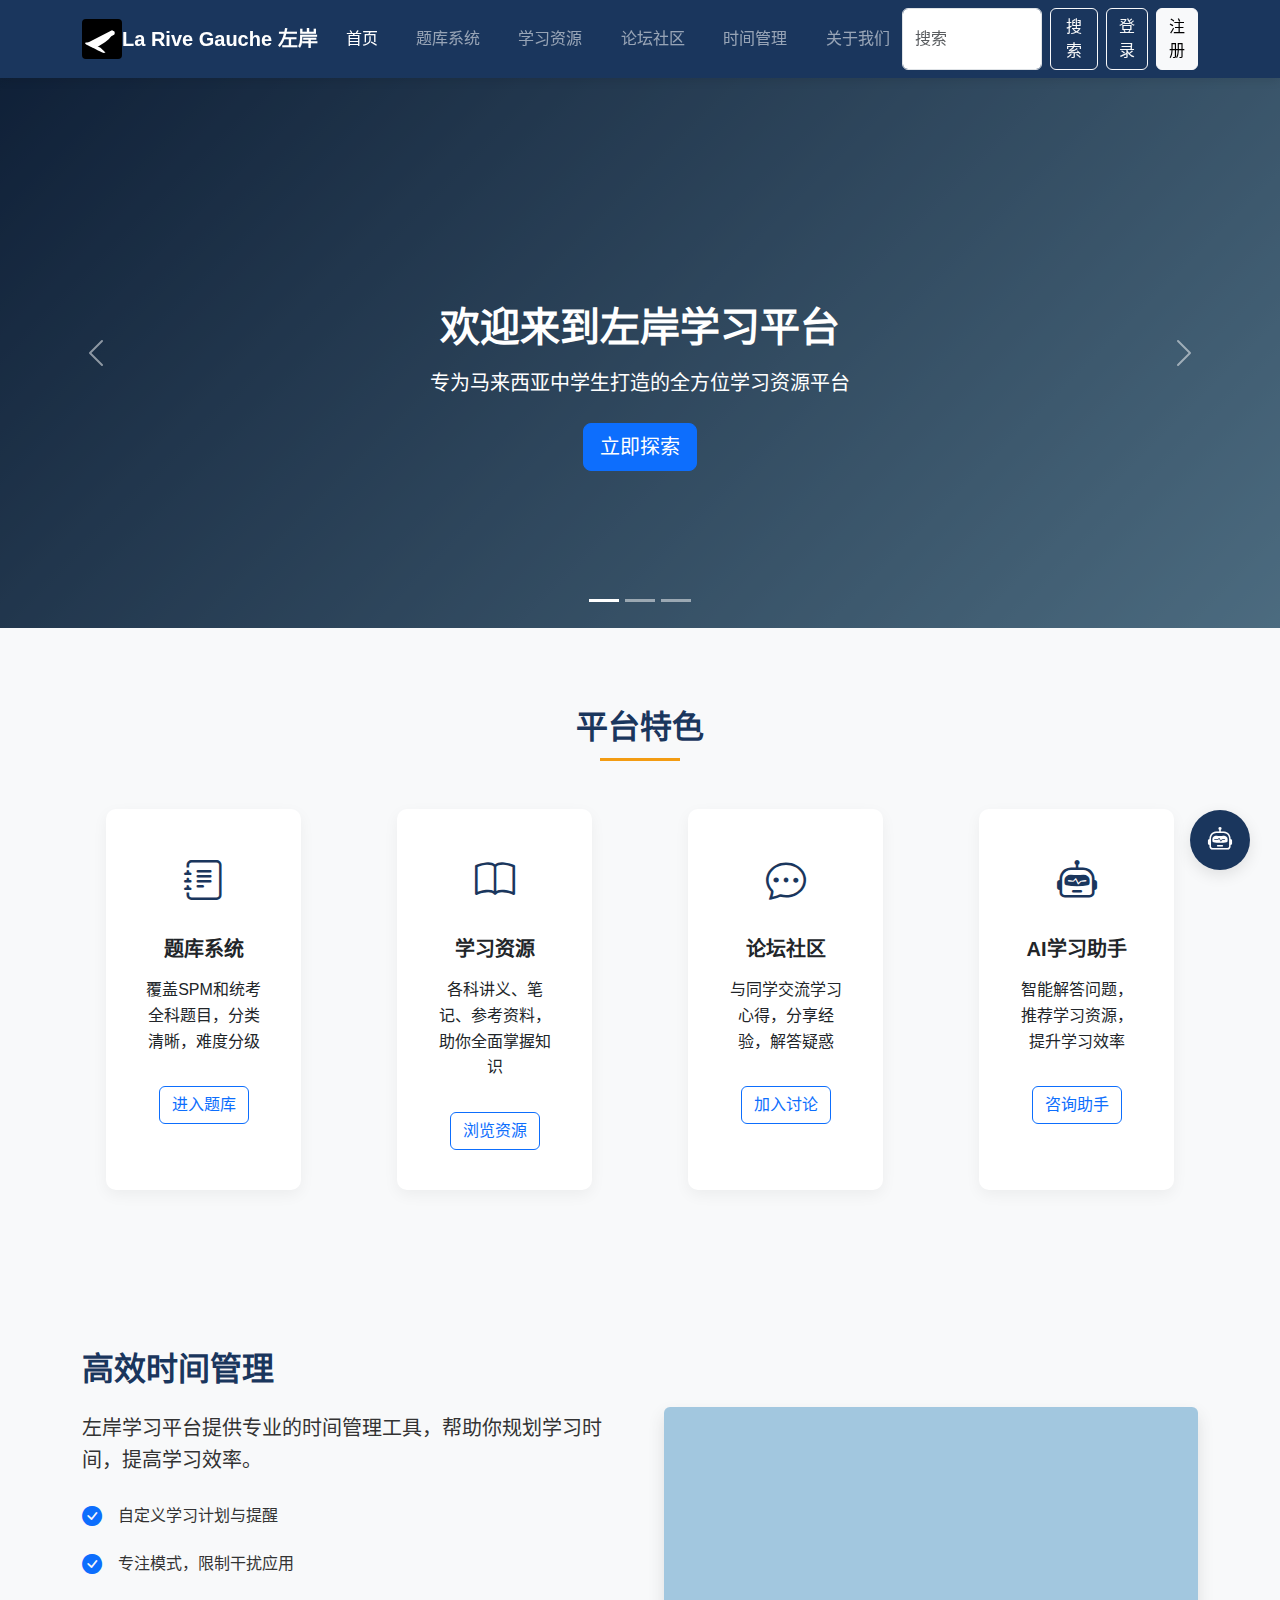
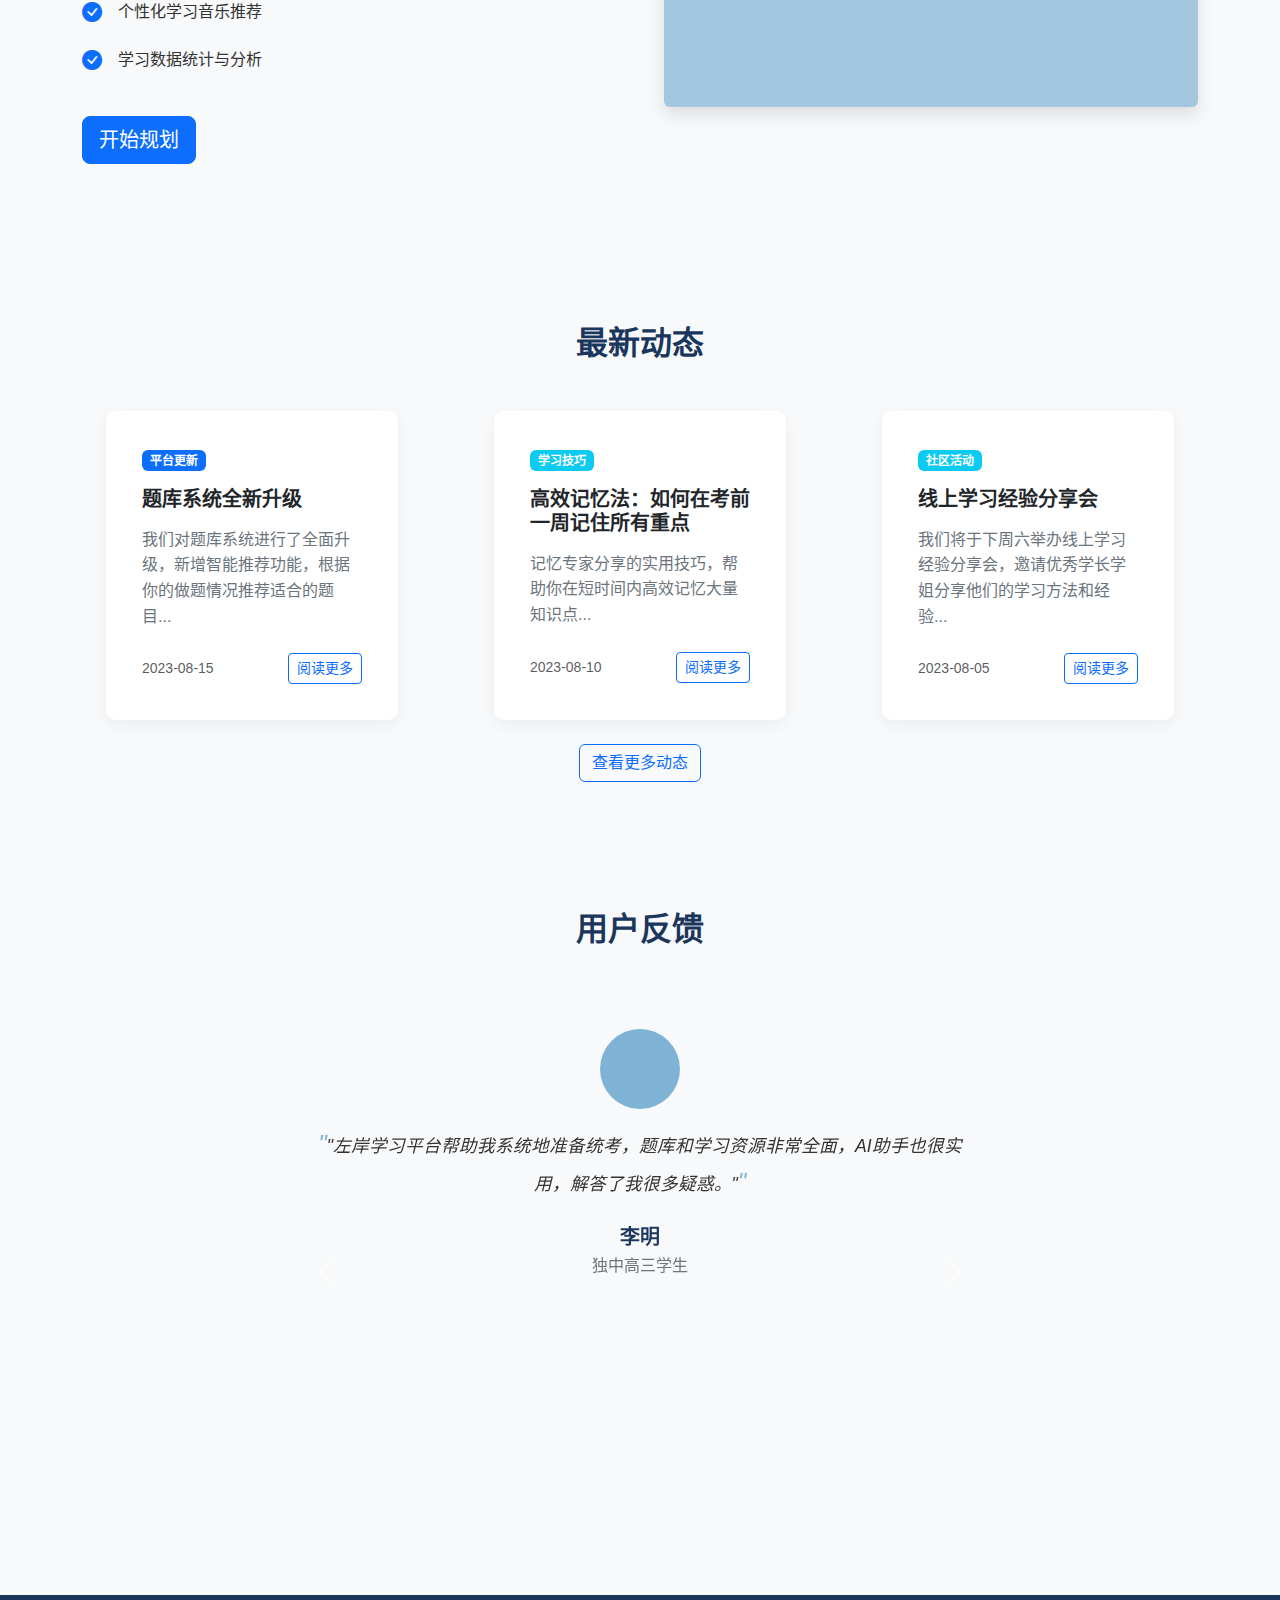
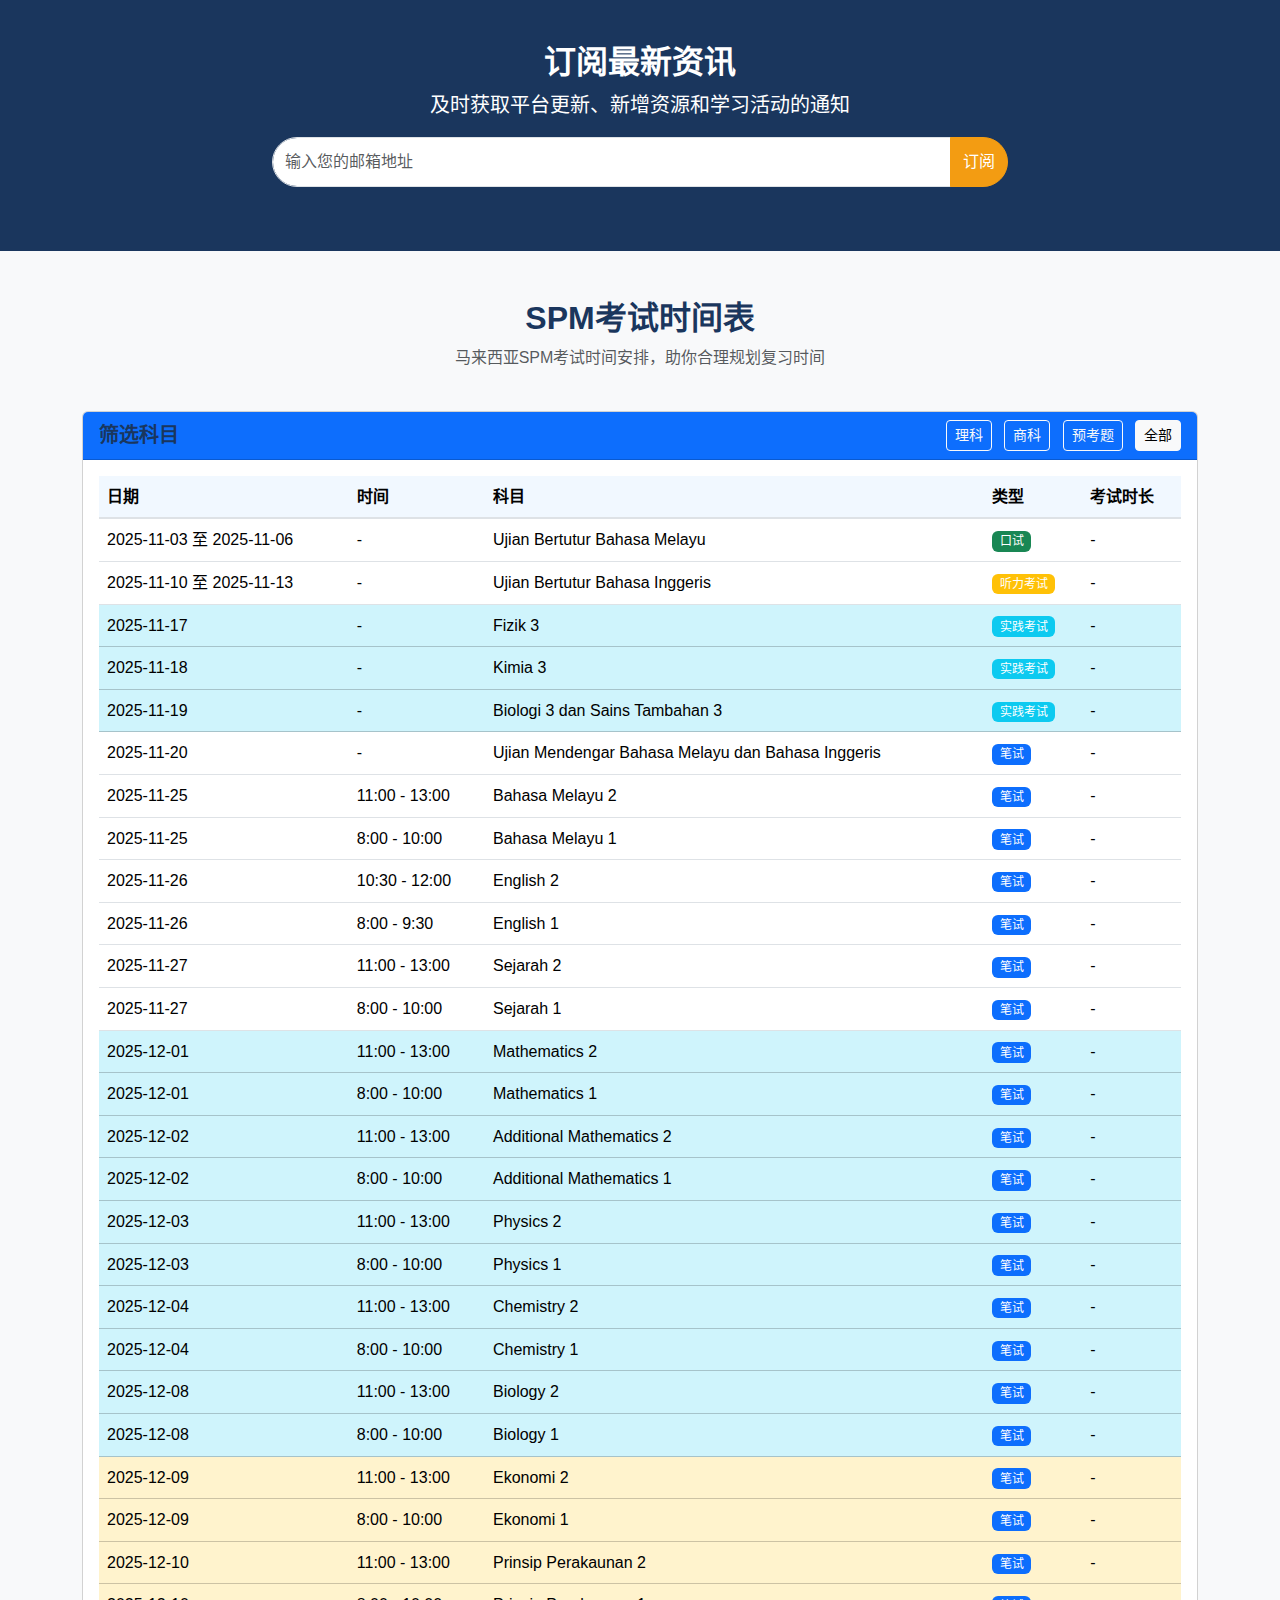
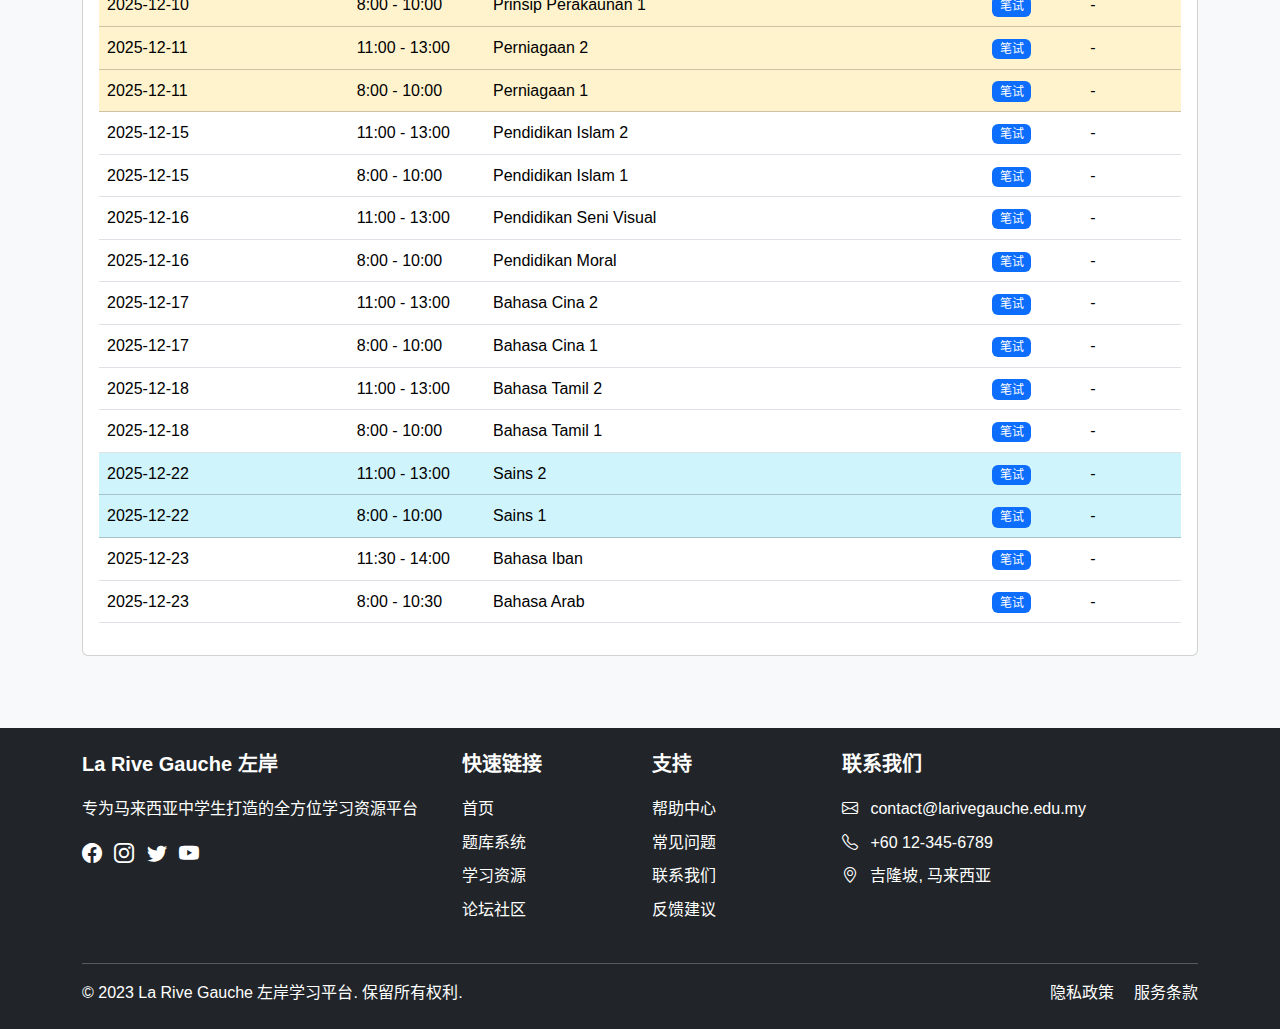
<file: index.html>
<!DOCTYPE html>
<html lang="zh-CN">
<head>
    <meta charset="UTF-8">
    <meta name="viewport" content="width=device-width, initial-scale=1.0">
    <title>La Rive Gauche 左岸学习平台</title>
    <link rel="stylesheet" href="https://cdn.jsdelivr.net/npm/bootstrap@5.3.0/dist/css/bootstrap.min.css">
    <link rel="stylesheet" href="https://cdn.jsdelivr.net/npm/bootstrap-icons@1.10.0/font/bootstrap-icons.css">
    <link rel="stylesheet" href="css/style.css">
    <link rel="stylesheet" href="css/exam-schedule.css">
</head>
<body>
    <!-- 导航栏 -->
    <nav class="navbar navbar-expand-lg navbar-dark bg-primary sticky-top">
        <div class="container">
            <a class="navbar-brand" href="index.html">
                <img src="images/rowing-icon.svg" alt="La Rive Gauche Logo" width="40" height="40" class="d-inline-block align-text-center">
                La Rive Gauche 左岸
            </a>
            <button class="navbar-toggler" type="button" data-bs-toggle="collapse" data-bs-target="#navbarNav" aria-controls="navbarNav" aria-expanded="false" aria-label="Toggle navigation">
                <span class="navbar-toggler-icon"></span>
            </button>
            <div class="collapse navbar-collapse" id="navbarNav">
                <ul class="navbar-nav me-auto mb-2 mb-lg-0">
                    <li class="nav-item">
                        <a class="nav-link active" aria-current="page" href="index.html">首页</a>
                    </li>
                    <li class="nav-item">
                        <a class="nav-link" href="quiz.html">题库系统</a>
                    </li>
                    <li class="nav-item">
                        <a class="nav-link" href="resources.html">学习资源</a>
                    </li>
                    <li class="nav-item">
                        <a class="nav-link" href="forum.html">论坛社区</a>
                    </li>
                    <li class="nav-item">
                        <a class="nav-link" href="timer.html">时间管理</a>
                    </li>
                    <li class="nav-item">
                        <a class="nav-link" href="#">关于我们</a>
                    </li>
                </ul>
                <form class="d-flex me-2">
                    <input class="form-control me-2" type="search" placeholder="搜索" aria-label="Search">
                    <button class="btn btn-outline-light" type="submit">搜索</button>
                </form>
                <div class="d-flex">
                    <button class="btn btn-outline-light me-2" type="button" data-bs-toggle="modal" data-bs-target="#loginModal">登录</button>
                    <button class="btn btn-light" type="button" data-bs-toggle="modal" data-bs-target="#registerModal">注册</button>
                </div>
            </div>
        </div>
    </nav>

    <!-- 轮播图 -->
    <div id="mainCarousel" class="carousel slide" data-bs-ride="carousel">
        <div class="carousel-indicators">
            <button type="button" data-bs-target="#mainCarousel" data-bs-slide-to="0" class="active" aria-current="true" aria-label="Slide 1"></button>
            <button type="button" data-bs-target="#mainCarousel" data-bs-slide-to="1" aria-label="Slide 2"></button>
            <button type="button" data-bs-target="#mainCarousel" data-bs-slide-to="2" aria-label="Slide 3"></button>
        </div>
        <div class="carousel-inner">
            <div class="carousel-item active">
                <div class="carousel-overlay"></div>
                <div class="carousel-placeholder bg-primary-gradient"></div>
                <div class="carousel-caption d-none d-md-block">
                    <h2>欢迎来到左岸学习平台</h2>
                    <p>专为马来西亚中学生打造的全方位学习资源平台</p>
                    <button class="btn btn-primary btn-lg">立即探索</button>
                </div>
            </div>
            <div class="carousel-item">
                <div class="carousel-overlay"></div>
                <div class="carousel-placeholder bg-secondary-gradient"></div>
                <div class="carousel-caption d-none d-md-block">
                    <h2>SPM与统考题库</h2>
                    <p>海量题目，智能分析，助你高效备考</p>
                    <a href="quiz.html" class="btn btn-primary btn-lg">进入题库</a>
                </div>
            </div>
            <div class="carousel-item">
                <div class="carousel-overlay"></div>
                <div class="carousel-placeholder bg-tertiary-gradient"></div>
                <div class="carousel-caption d-none d-md-block">
                    <h2>AI学习助手</h2>
                    <p>智能解答问题，推荐学习资源，提升学习效率</p>
                    <button class="btn btn-primary btn-lg">体验AI助手</button>
                </div>
            </div>
        </div>
        <button class="carousel-control-prev" type="button" data-bs-target="#mainCarousel" data-bs-slide="prev">
            <span class="carousel-control-prev-icon" aria-hidden="true"></span>
            <span class="visually-hidden">Previous</span>
        </button>
        <button class="carousel-control-next" type="button" data-bs-target="#mainCarousel" data-bs-slide="next">
            <span class="carousel-control-next-icon" aria-hidden="true"></span>
            <span class="visually-hidden">Next</span>
        </button>
    </div>

    <!-- 功能区块 -->
    <section class="features">
        <div class="container">
            <h2 class="text-center mb-5">平台特色</h2>
            <div class="row g-5">
                <div class="col-md-6 col-lg-3">
                    <div class="card h-100 feature-card">
                        <div class="card-body text-center">
                            <div class="feature-icon mb-4">
                                <i class="bi bi-journal-text"></i>
                            </div>
                            <h5 class="card-title mb-3">题库系统</h5>
                            <p class="card-text">覆盖SPM和统考全科题目，分类清晰，难度分级</p>
                            <a href="quiz.html" class="btn btn-outline-primary mt-3">进入题库</a>
                        </div>
                    </div>
                </div>
                <div class="col-md-6 col-lg-3">
                    <div class="card h-100 feature-card">
                        <div class="card-body text-center">
                            <div class="feature-icon mb-4">
                                <i class="bi bi-book"></i>
                            </div>
                            <h5 class="card-title mb-3">学习资源</h5>
                            <p class="card-text">各科讲义、笔记、参考资料，助你全面掌握知识</p>
                            <a href="#" class="btn btn-outline-primary mt-3">浏览资源</a>
                        </div>
                    </div>
                </div>
                <div class="col-md-6 col-lg-3">
                    <div class="card h-100 feature-card">
                        <div class="card-body text-center">
                            <div class="feature-icon mb-4">
                                <i class="bi bi-chat-dots"></i>
                            </div>
                            <h5 class="card-title mb-3">论坛社区</h5>
                            <p class="card-text">与同学交流学习心得，分享经验，解答疑惑</p>
                            <a href="#" class="btn btn-outline-primary mt-3">加入讨论</a>
                        </div>
                    </div>
                </div>
                <div class="col-md-6 col-lg-3">
                    <div class="card h-100 feature-card">
                        <div class="card-body text-center">
                            <div class="feature-icon mb-4">
                                <i class="bi bi-robot"></i>
                            </div>
                            <h5 class="card-title mb-3">AI学习助手</h5>
                            <p class="card-text">智能解答问题，推荐学习资源，提升学习效率</p>
                            <a href="#" class="btn btn-outline-primary mt-3">咨询助手</a>
                        </div>
                    </div>
                </div>
            </div>
        </div>
    </section>

    <!-- 时间管理介绍 -->
    <section class="time-management bg-light">
        <div class="container">
            <div class="row align-items-center g-5">
                <div class="col-lg-6">
                    <h2 class="mb-4">高效时间管理</h2>
                    <p class="lead mb-4">左岸学习平台提供专业的时间管理工具，帮助你规划学习时间，提高学习效率。</p>
                    <ul class="feature-list">
                        <li class="mb-3"><i class="bi bi-check-circle-fill text-primary me-3"></i> 自定义学习计划与提醒</li>
                        <li class="mb-3"><i class="bi bi-check-circle-fill text-primary me-3"></i> 专注模式，限制干扰应用</li>
                        <li class="mb-3"><i class="bi bi-check-circle-fill text-primary me-3"></i> 个性化学习音乐推荐</li>
                        <li class="mb-3"><i class="bi bi-check-circle-fill text-primary me-3"></i> 学习数据统计与分析</li>
                    </ul>
                    <a href="#" class="btn btn-primary btn-lg mt-4">开始规划</a>
                </div>
                <div class="col-lg-6">
                    <div class="time-management-placeholder bg-secondary-light rounded shadow"></div>
                </div>
            </div>
        </div>
    </section>

    <!-- 最新动态 -->
    <section class="latest-news">
        <div class="container">
            <h2 class="text-center mb-5">最新动态</h2>
            <div class="row g-5">
                <div class="col-md-6 col-lg-4">
                    <div class="card news-card h-100">
                        <div class="card-body">
                            <span class="badge bg-primary mb-3">平台更新</span>
                            <h5 class="card-title mb-3">题库系统全新升级</h5>
                            <p class="card-text mb-4">我们对题库系统进行了全面升级，新增智能推荐功能，根据你的做题情况推荐适合的题目...</p>
                            <div class="d-flex justify-content-between align-items-center">
                                <small class="text-muted">2023-08-15</small>
                                <a href="#" class="btn btn-sm btn-outline-primary">阅读更多</a>
                            </div>
                        </div>
                    </div>
                </div>
                <div class="col-md-6 col-lg-4">
                    <div class="card news-card h-100">
                        <div class="card-body">
                            <span class="badge bg-info mb-3">学习技巧</span>
                            <h5 class="card-title mb-3">高效记忆法：如何在考前一周记住所有重点</h5>
                            <p class="card-text mb-4">记忆专家分享的实用技巧，帮助你在短时间内高效记忆大量知识点...</p>
                            <div class="d-flex justify-content-between align-items-center">
                                <small class="text-muted">2023-08-10</small>
                                <a href="#" class="btn btn-sm btn-outline-primary">阅读更多</a>
                            </div>
                        </div>
                    </div>
                </div>
                <div class="col-md-6 col-lg-4">
                    <div class="card news-card h-100">
                        <div class="card-body">
                            <span class="badge bg-info mb-3">社区活动</span>
                            <h5 class="card-title mb-3">线上学习经验分享会</h5>
                            <p class="card-text mb-4">我们将于下周六举办线上学习经验分享会，邀请优秀学长学姐分享他们的学习方法和经验...</p>
                            <div class="d-flex justify-content-between align-items-center">
                                <small class="text-muted">2023-08-05</small>
                                <a href="#" class="btn btn-sm btn-outline-primary">阅读更多</a>
                            </div>
                        </div>
                    </div>
                </div>
            </div>
            <div class="text-center mt-4">
                <a href="#" class="btn btn-outline-primary">查看更多动态</a>
            </div>
        </div>
    </section>

    <!-- 用户反馈 -->
    <section class="testimonials py-5 bg-light">
        <div class="container">
            <h2 class="text-center mb-5">用户反馈</h2>
            <div class="row">
                <div class="col-md-8 mx-auto">
                    <div id="testimonialCarousel" class="carousel slide" data-bs-ride="carousel">
                        <div class="carousel-inner">
                            <div class="carousel-item active">
                                <div class="testimonial-item text-center">
                                    <div class="testimonial-avatar mb-3">
                                        <div class="avatar-placeholder"></div>
                                    </div>
                                    <p class="testimonial-text">"左岸学习平台帮助我系统地准备统考，题库和学习资源非常全面，AI助手也很实用，解答了我很多疑惑。"</p>
                                    <h5 class="testimonial-name">李明</h5>
                                    <p class="testimonial-info">独中高三学生</p>
                                </div>
                            </div>
                            <div class="carousel-item">
                                <div class="testimonial-item text-center">
                                    <div class="testimonial-avatar mb-3">
                                        <div class="avatar-placeholder"></div>
                                    </div>
                                    <p class="testimonial-text">"时间管理功能真的很棒，帮助我养成了良好的学习习惯，专注模式让我的学习效率提高了不少。"</p>
                                    <h5 class="testimonial-name">陈华</h5>
                                    <p class="testimonial-info">国中Form 5学生</p>
                                </div>
                            </div>
                            <div class="carousel-item">
                                <div class="testimonial-item text-center">
                                    <div class="testimonial-avatar mb-3">
                                        <div class="avatar-placeholder"></div>
                                    </div>
                                    <p class="testimonial-text">"论坛社区让我认识了很多志同道合的朋友，我们一起讨论学习问题，互相鼓励，学习动力更足了。"</p>
                                    <h5 class="testimonial-name">王丽</h5>
                                    <p class="testimonial-info">独中高二学生</p>
                                </div>
                            </div>
                        </div>
                        <button class="carousel-control-prev" type="button" data-bs-target="#testimonialCarousel" data-bs-slide="prev">
                            <span class="carousel-control-prev-icon" aria-hidden="true"></span>
                            <span class="visually-hidden">Previous</span>
                        </button>
                        <button class="carousel-control-next" type="button" data-bs-target="#testimonialCarousel" data-bs-slide="next">
                            <span class="carousel-control-next-icon" aria-hidden="true"></span>
                            <span class="visually-hidden">Next</span>
                        </button>
                    </div>
                </div>
            </div>
        </div>
    </section>

    <!-- 订阅通知 -->
    <section class="subscribe py-5">
        <div class="container">
            <div class="row justify-content-center">
                <div class="col-md-8 text-center">
                    <h2>订阅最新资讯</h2>
                    <p class="lead">及时获取平台更新、新增资源和学习活动的通知</p>
                    <form class="subscribe-form">
                        <div class="input-group mb-3">
                            <input type="email" class="form-control" placeholder="输入您的邮箱地址" aria-label="Email address">
                            <button class="btn btn-primary" type="submit">订阅</button>
                        </div>
                    </form>
                </div>
            </div>
        </div>
    </section>

    <!-- AI助手悬浮按钮 -->
    <div class="ai-assistant-button" id="aiAssistantButton">
        <i class="bi bi-robot"></i>
    </div>

    <!-- AI助手对话框 -->
    <div class="ai-assistant-dialog" id="aiAssistantDialog">
        <div class="ai-assistant-header">
            <h5>学习小精灵</h5>
            <button type="button" class="btn-close" id="closeAiAssistant"></button>
        </div>
        <div class="ai-assistant-body" id="aiAssistantBody">
            <div class="ai-message">
                <div class="ai-avatar"></div>
                <div class="message-content">
                    你好！我是你的学习小精灵，有什么问题需要帮助吗？
                </div>
            </div>
        </div>
        <div class="ai-assistant-footer">
            <div class="input-group">
                <input type="text" class="form-control" placeholder="输入你的问题..." id="aiAssistantInput">
                <button class="btn btn-primary" type="button" id="sendToAiAssistant">
                    <i class="bi bi-send"></i>
                </button>
            </div>
        </div>
    </div>

    <!-- 登录模态框 -->
    <div class="modal fade" id="loginModal" tabindex="-1" aria-labelledby="loginModalLabel" aria-hidden="true">
        <div class="modal-dialog">
            <div class="modal-content">
                <div class="modal-header">
                    <h5 class="modal-title" id="loginModalLabel">用户登录</h5>
                    <button type="button" class="btn-close" data-bs-dismiss="modal" aria-label="Close"></button>
                </div>
                <div class="modal-body">
                    <form>
                        <div class="mb-3">
                            <label for="loginEmail" class="form-label">邮箱地址</label>
                            <input type="email" class="form-control" id="loginEmail" required>
                        </div>
                        <div class="mb-3">
                            <label for="loginPassword" class="form-label">密码</label>
                            <input type="password" class="form-control" id="loginPassword" required>
                        </div>
                        <div class="mb-3 form-check">
                            <input type="checkbox" class="form-check-input" id="rememberMe">
                            <label class="form-check-label" for="rememberMe">记住我</label>
                        </div>
                        <div class="d-grid">
                            <button type="submit" class="btn btn-primary">登录</button>
                        </div>
                    </form>
                    <div class="text-center mt-3">
                        <a href="#" class="text-decoration-none">忘记密码？</a>
                    </div>
                </div>
            </div>
        </div>
    </div>

    <!-- 注册模态框 -->
    <div class="modal fade" id="registerModal" tabindex="-1" aria-labelledby="registerModalLabel" aria-hidden="true">
        <div class="modal-dialog">
            <div class="modal-content">
                <div class="modal-header">
                    <h5 class="modal-title" id="registerModalLabel">用户注册</h5>
                    <button type="button" class="btn-close" data-bs-dismiss="modal" aria-label="Close"></button>
                </div>
                <div class="modal-body">
                    <form>
                        <div class="mb-3">
                            <label for="registerUsername" class="form-label">用户名</label>
                            <input type="text" class="form-control" id="registerUsername" required>
                        </div>
                        <div class="mb-3">
                            <label for="registerEmail" class="form-label">邮箱地址</label>
                            <input type="email" class="form-control" id="registerEmail" required>
                        </div>
                        <div class="mb-3">
                            <label for="registerPassword" class="form-label">密码</label>
                            <input type="password" class="form-control" id="registerPassword" required>
                        </div>
                        <div class="mb-3">
                            <label for="confirmPassword" class="form-label">确认密码</label>
                            <input type="password" class="form-control" id="confirmPassword" required>
                        </div>
                        <div class="mb-3 form-check">
                            <input type="checkbox" class="form-check-input" id="agreeTerms" required>
                            <label class="form-check-label" for="agreeTerms">我同意<a href="#">服务条款</a>和<a href="#">隐私政策</a></label>
                        </div>
                        <div class="d-grid">
                            <button type="submit" class="btn btn-primary">注册</button>
                        </div>
                    </form>
                </div>
            </div>
        </div>
    </div>

    <!-- SPM考试时间表 -->
    <section class="py-5 bg-light" id="spm-exam-schedule">
        <div class="container">
            <div class="row">
                <div class="col-12 text-center mb-4">
                    <h2 class="section-title">SPM考试时间表</h2>
                    <p class="text-muted">马来西亚SPM考试时间安排，助你合理规划复习时间</p>
                </div>
            </div>
            <div class="row">
                <div class="col-12 mb-4">
                    <div class="card">
                        <div class="card-header bg-primary text-white">
                            <div class="d-flex justify-content-between align-items-center">
                                <h5 class="mb-0">筛选科目</h5>
                                <div>
                                    <button class="btn btn-sm btn-outline-light me-2" id="filterScience">理科</button>
                                    <button class="btn btn-sm btn-outline-light me-2" id="filterCommerce">商科</button>
                                    <button class="btn btn-sm btn-outline-light me-2" id="filterMockExam">预考题</button>
                                    <button class="btn btn-sm btn-light" id="filterAll">全部</button>
                                </div>
                            </div>
                        </div>
                        <div class="card-body">
                            <div class="table-responsive">
                                <table class="table table-hover" id="examScheduleTable">
                                    <thead>
                                        <tr>
                                            <th>日期</th>
                                            <th>时间</th>
                                            <th>科目</th>
                                            <th>类型</th>
                                            <th>考试时长</th>
                                        </tr>
                                    </thead>
                                    <tbody>
                                        <!-- 考试时间表将通过JavaScript动态加载 -->
                                    </tbody>
                                </table>
                            </div>
                        </div>
                    </div>
                </div>
            </div>
        </div>
    </section>

    <!-- 页脚 -->
    <footer class="footer py-4 bg-dark text-white">
        <div class="container">
            <div class="row">
                <div class="col-lg-4 mb-4 mb-lg-0">
                    <h5>La Rive Gauche 左岸</h5>
                    <p>专为马来西亚中学生打造的全方位学习资源平台</p>
                    <div class="social-links">
                        <a href="#" class="text-white me-2"><i class="bi bi-facebook"></i></a>
                        <a href="#" class="text-white me-2"><i class="bi bi-instagram"></i></a>
                        <a href="#" class="text-white me-2"><i class="bi bi-twitter"></i></a>
                        <a href="#" class="text-white"><i class="bi bi-youtube"></i></a>
                    </div>
                </div>
                <div class="col-lg-2 col-md-4 mb-4 mb-md-0">
                    <h5>快速链接</h5>
                    <ul class="list-unstyled">
                        <li><a href="#" class="text-white text-decoration-none">首页</a></li>
                        <li><a href="#" class="text-white text-decoration-none">题库系统</a></li>
                        <li><a href="#" class="text-white text-decoration-none">学习资源</a></li>
                        <li><a href="#" class="text-white text-decoration-none">论坛社区</a></li>
                    </ul>
                </div>
                <div class="col-lg-2 col-md-4 mb-4 mb-md-0">
                    <h5>支持</h5>
                    <ul class="list-unstyled">
                        <li><a href="#" class="text-white text-decoration-none">帮助中心</a></li>
                        <li><a href="#" class="text-white text-decoration-none">常见问题</a></li>
                        <li><a href="#" class="text-white text-decoration-none">联系我们</a></li>
                        <li><a href="#" class="text-white text-decoration-none">反馈建议</a></li>
                    </ul>
                </div>
                <div class="col-lg-4 col-md-4">
                    <h5>联系我们</h5>
                    <ul class="list-unstyled">
                        <li><i class="bi bi-envelope me-2"></i> contact@larivegauche.edu.my</li>
                        <li><i class="bi bi-telephone me-2"></i> +60 12-345-6789</li>
                        <li><i class="bi bi-geo-alt me-2"></i> 吉隆坡, 马来西亚</li>
                    </ul>
                </div>
            </div>
            <hr class="mt-4 mb-3">
            <div class="row">
                <div class="col-md-6 text-center text-md-start">
                    <p class="mb-0">&copy; 2023 La Rive Gauche 左岸学习平台. 保留所有权利.</p>
                </div>
                <div class="col-md-6 text-center text-md-end">
                    <a href="#" class="text-white text-decoration-none me-3">隐私政策</a>
                    <a href="#" class="text-white text-decoration-none">服务条款</a>
                </div>
            </div>
        </div>
    </footer>

    <script src="https://cdn.jsdelivr.net/npm/bootstrap@5.3.0/dist/js/bootstrap.bundle.min.js"></script>
    <script src="js/script.js"></script>
    <script src="js/data/spm_exam_schedule.js"></script>
    <script src="js/exam-schedule.js"></script>
</body>
</html>
</file>
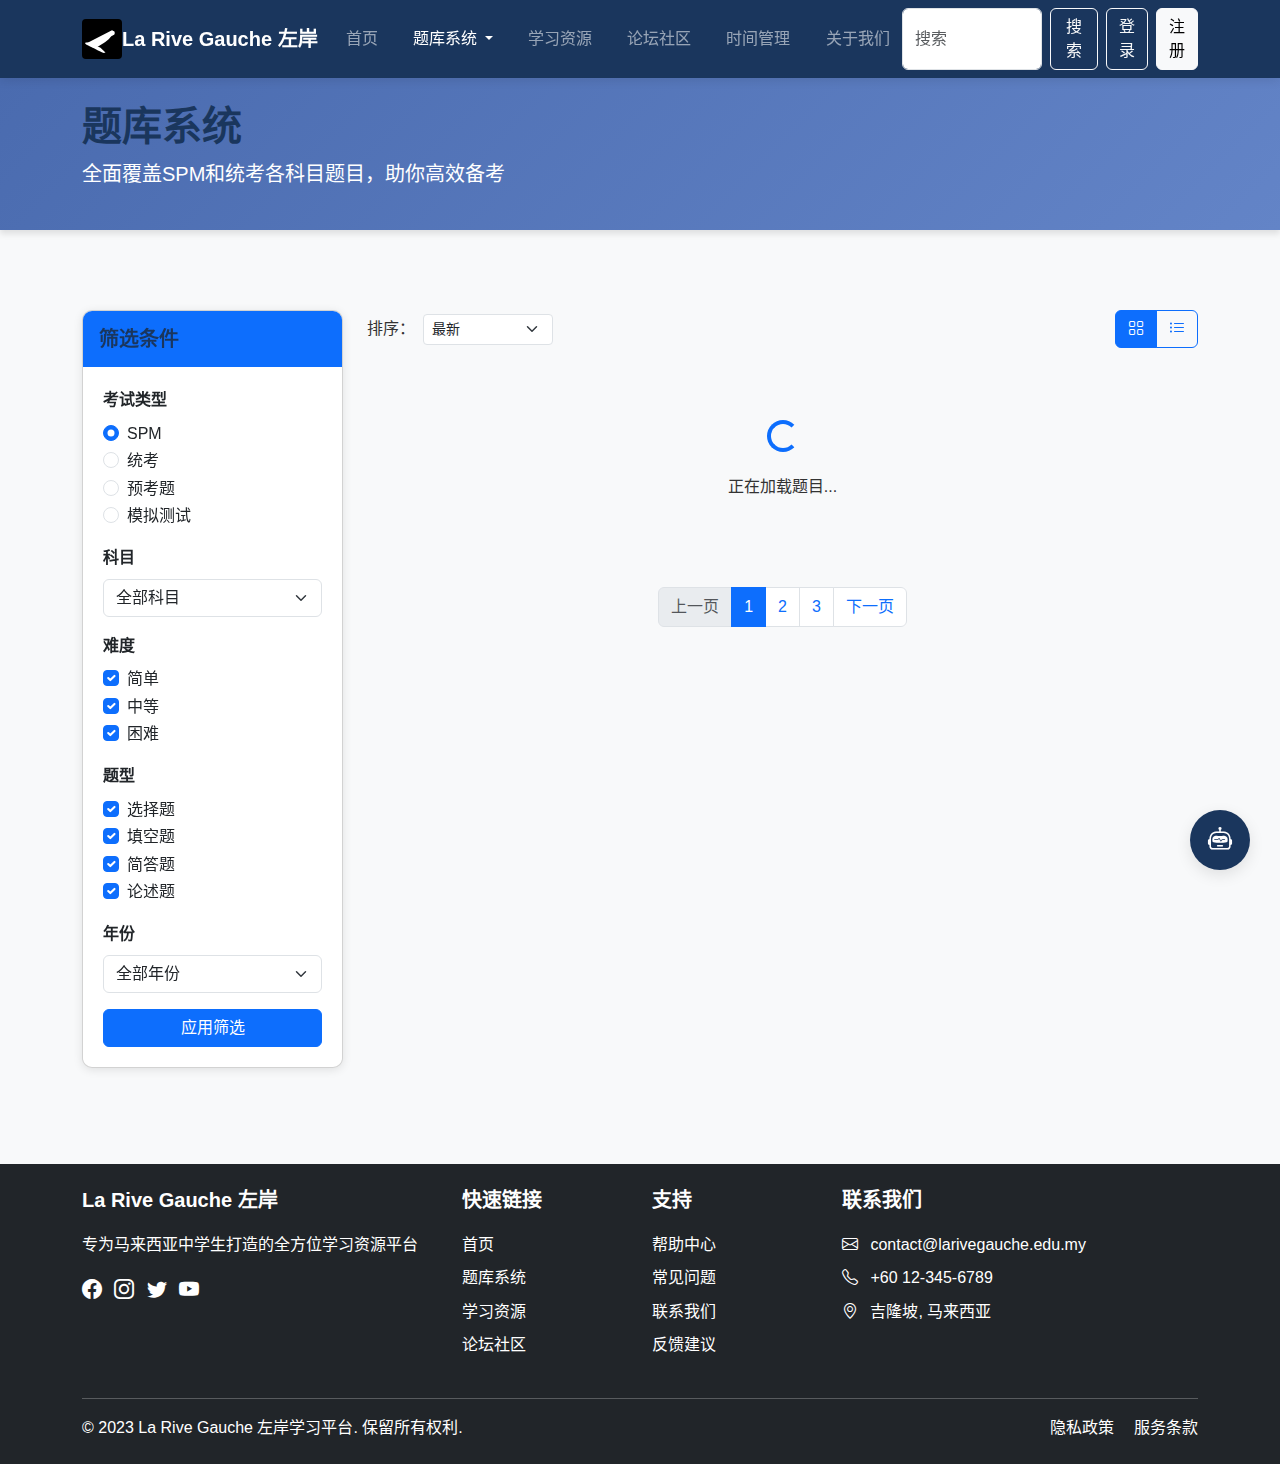
<file: quiz.html>
<!DOCTYPE html>
<html lang="zh-CN">
<head>
    <meta charset="UTF-8">
    <meta name="viewport" content="width=device-width, initial-scale=1.0">
    <title>题库系统 - La Rive Gauche 左岸学习平台</title>
    <link rel="stylesheet" href="https://cdn.jsdelivr.net/npm/bootstrap@5.3.0/dist/css/bootstrap.min.css">
    <link rel="stylesheet" href="https://cdn.jsdelivr.net/npm/bootstrap-icons@1.10.0/font/bootstrap-icons.css">
    <link rel="stylesheet" href="css/style.css">
    <link rel="stylesheet" href="css/quiz.css">
</head>
<body>
    <!-- 导航栏 -->
    <nav class="navbar navbar-expand-lg navbar-dark bg-primary sticky-top">
        <div class="container">
            <a class="navbar-brand" href="index.html">
                <img src="images/rowing-icon.svg" alt="La Rive Gauche Logo" width="40" height="40" class="d-inline-block align-text-center">
                La Rive Gauche 左岸
            </a>
            <button class="navbar-toggler" type="button" data-bs-toggle="collapse" data-bs-target="#navbarNav" aria-controls="navbarNav" aria-expanded="false" aria-label="Toggle navigation">
                <span class="navbar-toggler-icon"></span>
            </button>
            <div class="collapse navbar-collapse" id="navbarNav">
                <ul class="navbar-nav me-auto mb-2 mb-lg-0">
                    <li class="nav-item">
                        <a class="nav-link" href="index.html">首页</a>
                    </li>
                    <li class="nav-item dropdown">
                        <a class="nav-link dropdown-toggle active" href="#" id="navbarDropdown" role="button" data-bs-toggle="dropdown" aria-expanded="false">
                            题库系统
                        </a>
                        <ul class="dropdown-menu" aria-labelledby="navbarDropdown">
                            <li><a class="dropdown-item" href="quiz.html?type=spm">SPM题库</a></li>
                            <li><a class="dropdown-item" href="quiz.html?type=uec">统考题库</a></li>
                            <li><a class="dropdown-item" href="quiz.html?type=preexam">预考题</a></li>
                            <li><hr class="dropdown-divider"></li>
                            <li><a class="dropdown-item" href="quiz.html?type=mock">模拟测试</a></li>
                        </ul>
                    </li>
                    <li class="nav-item">
                        <a class="nav-link" href="resources.html">学习资源</a>
                    </li>
                    <li class="nav-item">
                        <a class="nav-link" href="forum.html">论坛社区</a>
                    </li>
                    <li class="nav-item">
                        <a class="nav-link" href="timer.html">时间管理</a>
                    </li>
                    <li class="nav-item">
                        <a class="nav-link" href="#">关于我们</a>
                    </li>
                </ul>
                <form class="d-flex me-2">
                    <input class="form-control me-2" type="search" placeholder="搜索" aria-label="Search">
                    <button class="btn btn-outline-light" type="submit">搜索</button>
                </form>
                <div class="d-flex">
                    <button class="btn btn-outline-light me-2" type="button" data-bs-toggle="modal" data-bs-target="#loginModal">登录</button>
                    <button class="btn btn-light" type="button" data-bs-toggle="modal" data-bs-target="#registerModal">注册</button>
                </div>
            </div>
        </div>
    </nav>

    <!-- 页面标题 -->
    <div class="quiz-header py-4 bg-light">
        <div class="container">
            <h1 class="quiz-title">题库系统</h1>
            <p class="lead">全面覆盖SPM和统考各科目题目，助你高效备考</p>
        </div>
    </div>

    <!-- 主要内容 -->
    <div class="container py-5">
        <div class="row">
            <!-- 左侧筛选器 -->
            <div class="col-lg-3 mb-4">
                <div class="card filter-card">
                    <div class="card-header bg-primary text-white">
                        <h5 class="mb-0">筛选条件</h5>
                    </div>
                    <div class="card-body">
                        <form id="filterForm">
                            <!-- 考试类型 -->
                            <div class="mb-3">
                                <label class="form-label fw-bold">考试类型</label>
                                <div class="form-check">
                                    <input class="form-check-input" type="radio" name="examType" id="examTypeSPM" value="spm" checked>
                                    <label class="form-check-label" for="examTypeSPM">SPM</label>
                                </div>
                                <div class="form-check">
                                    <input class="form-check-input" type="radio" name="examType" id="examTypeUEC" value="uec">
                                    <label class="form-check-label" for="examTypeUEC">统考</label>
                                </div>
                                <div class="form-check">
                                    <input class="form-check-input" type="radio" name="examType" id="examTypePreexam" value="preexam">
                                    <label class="form-check-label" for="examTypePreexam">预考题</label>
                                </div>
                                <div class="form-check">
                                    <input class="form-check-input" type="radio" name="examType" id="examTypeMock" value="mock">
                                    <label class="form-check-label" for="examTypeMock">模拟测试</label>
                                </div>
                            </div>
                            
                            <!-- 科目 -->
                            <div class="mb-3">
                                <label for="subject" class="form-label fw-bold">科目</label>
                                <select class="form-select" id="subject">
                                    <option value="all" selected>全部科目</option>
                                    <option value="math">数学</option>
                                    <option value="physics">物理</option>
                                    <option value="chemistry">化学</option>
                                    <option value="biology">生物</option>
                                    <option value="chinese">华文</option>
                                    <option value="english">英文</option>
                                    <option value="malay">马来文</option>
                                    <option value="history">历史</option>
                                    <option value="geography">地理</option>
                                </select>
                            </div>
                            
                            <!-- 难度 -->
                            <div class="mb-3">
                                <label class="form-label fw-bold">难度</label>
                                <div class="form-check">
                                    <input class="form-check-input" type="checkbox" id="difficultyEasy" checked>
                                    <label class="form-check-label" for="difficultyEasy">简单</label>
                                </div>
                                <div class="form-check">
                                    <input class="form-check-input" type="checkbox" id="difficultyMedium" checked>
                                    <label class="form-check-label" for="difficultyMedium">中等</label>
                                </div>
                                <div class="form-check">
                                    <input class="form-check-input" type="checkbox" id="difficultyHard" checked>
                                    <label class="form-check-label" for="difficultyHard">困难</label>
                                </div>
                            </div>
                            
                            <!-- 题型 -->
                            <div class="mb-3">
                                <label class="form-label fw-bold">题型</label>
                                <div class="form-check">
                                    <input class="form-check-input" type="checkbox" id="typeMultipleChoice" checked>
                                    <label class="form-check-label" for="typeMultipleChoice">选择题</label>
                                </div>
                                <div class="form-check">
                                    <input class="form-check-input" type="checkbox" id="typeFillBlank" checked>
                                    <label class="form-check-label" for="typeFillBlank">填空题</label>
                                </div>
                                <div class="form-check">
                                    <input class="form-check-input" type="checkbox" id="typeShortAnswer" checked>
                                    <label class="form-check-label" for="typeShortAnswer">简答题</label>
                                </div>
                                <div class="form-check">
                                    <input class="form-check-input" type="checkbox" id="typeEssay" checked>
                                    <label class="form-check-label" for="typeEssay">论述题</label>
                                </div>
                            </div>
                            
                            <!-- 年份 -->
                            <div class="mb-3">
                                <label for="year" class="form-label fw-bold">年份</label>
                                <select class="form-select" id="year">
                                    <option value="all" selected>全部年份</option>
                                    <option value="2023">2023</option>
                                    <option value="2022">2022</option>
                                    <option value="2021">2021</option>
                                    <option value="2020">2020</option>
                                    <option value="2019">2019</option>
                                </select>
                            </div>
                            
                            <button type="submit" class="btn btn-primary w-100">应用筛选</button>
                        </form>
                    </div>
                </div>
            </div>
            
            <!-- 右侧题目列表 -->
            <div class="col-lg-9">
                <!-- 排序和视图选项 -->
                <div class="d-flex justify-content-between align-items-center mb-4">
                    <div class="d-flex align-items-center">
                        <span class="me-2">排序：</span>
                        <select class="form-select form-select-sm" style="width: auto;">
                            <option value="newest">最新</option>
                            <option value="popular">最热门</option>
                            <option value="difficulty_asc">难度从低到高</option>
                            <option value="difficulty_desc">难度从高到低</option>
                        </select>
                    </div>
                    <div class="btn-group" role="group">
                        <button type="button" class="btn btn-outline-primary active" id="viewGrid">
                            <i class="bi bi-grid"></i>
                        </button>
                        <button type="button" class="btn btn-outline-primary" id="viewList">
                            <i class="bi bi-list-ul"></i>
                        </button>
                    </div>
                </div>
                
                <!-- 题目列表 - 网格视图 -->
                <div class="row g-4" id="quizGrid">
                    <!-- 题目卡片 1 -->
                    <div class="col-md-6 col-lg-4">
                        <div class="card quiz-card h-100">
                            <div class="card-body">
                                <div class="d-flex justify-content-between align-items-center mb-2">
                                    <span class="badge bg-primary">数学</span>
                                    <span class="difficulty-badge easy">简单</span>
                                </div>
                                <h5 class="card-title">二次函数图像与性质</h5>
                                <p class="card-text">关于二次函数y=ax²+bx+c的图像与性质的选择题，考察对抛物线顶点、对称轴等概念的理解。</p>
                                <div class="d-flex justify-content-between align-items-center">
                                    <small class="text-muted">SPM 2022</small>
                                    <span class="quiz-stats">
                                        <i class="bi bi-people-fill"></i> 1.2k
                                        <i class="bi bi-star-fill ms-2"></i> 4.5
                                    </span>
                                </div>
                            </div>
                            <div class="card-footer bg-white border-top-0">
                                <a href="#" class="btn btn-outline-primary w-100" data-bs-toggle="modal" data-bs-target="#quizModal">开始做题</a>
                            </div>
                        </div>
                    </div>
                    
                    <!-- 题目卡片 2 -->
                    <div class="col-md-6 col-lg-4">
                        <div class="card quiz-card h-100">
                            <div class="card-body">
                                <div class="d-flex justify-content-between align-items-center mb-2">
                                    <span class="badge bg-success">化学</span>
                                    <span class="difficulty-badge medium">中等</span>
                                </div>
                                <h5 class="card-title">化学平衡与反应速率</h5>
                                <p class="card-text">关于化学平衡原理和影响反应速率因素的综合题，包含多个小题和计算题。</p>
                                <div class="d-flex justify-content-between align-items-center">
                                    <small class="text-muted">统考 2023</small>
                                    <span class="quiz-stats">
                                        <i class="bi bi-people-fill"></i> 856
                                        <i class="bi bi-star-fill ms-2"></i> 4.2
                                    </span>
                                </div>
                            </div>
                            <div class="card-footer bg-white border-top-0">
                                <a href="#" class="btn btn-outline-primary w-100" data-bs-toggle="modal" data-bs-target="#quizModal">开始做题</a>
                            </div>
                        </div>
                    </div>
                    
                    <!-- 题目卡片 3 -->
                    <div class="col-md-6 col-lg-4">
                        <div class="card quiz-card h-100">
                            <div class="card-body">
                                <div class="d-flex justify-content-between align-items-center mb-2">
                                    <span class="badge bg-info">英文</span>
                                    <span class="difficulty-badge hard">困难</span>
                                </div>
                                <h5 class="card-title">阅读理解与文章分析</h5>
                                <p class="card-text">基于一篇科技发展相关的文章，考察阅读理解能力、词汇运用和批判性思维。</p>
                                <div class="d-flex justify-content-between align-items-center">
                                    <small class="text-muted">SPM 2021</small>
                                    <span class="quiz-stats">
                                        <i class="bi bi-people-fill"></i> 1.5k
                                        <i class="bi bi-star-fill ms-2"></i> 4.7
                                    </span>
                                </div>
                            </div>
                            <div class="card-footer bg-white border-top-0">
                                <a href="#" class="btn btn-outline-primary w-100" data-bs-toggle="modal" data-bs-target="#quizModal">开始做题</a>
                            </div>
                        </div>
                    </div>
                    
                    <!-- 题目卡片 4 -->
                    <div class="col-md-6 col-lg-4">
                        <div class="card quiz-card h-100">
                            <div class="card-body">
                                <div class="d-flex justify-content-between align-items-center mb-2">
                                    <span class="badge bg-warning text-dark">物理</span>
                                    <span class="difficulty-badge medium">中等</span>
                                </div>
                                <h5 class="card-title">电磁感应与交流电</h5>
                                <p class="card-text">关于电磁感应原理和交流电特性的综合题，包含法拉第电磁感应定律的应用和计算。</p>
                                <div class="d-flex justify-content-between align-items-center">
                                    <small class="text-muted">统考 2022</small>
                                    <span class="quiz-stats">
                                        <i class="bi bi-people-fill"></i> 932
                                        <i class="bi bi-star-fill ms-2"></i> 4.3
                                    </span>
                                </div>
                            </div>
                            <div class="card-footer bg-white border-top-0">
                                <a href="#" class="btn btn-outline-primary w-100" data-bs-toggle="modal" data-bs-target="#quizModal">开始做题</a>
                            </div>
                        </div>
                    </div>
                    
                    <!-- 题目卡片 5 -->
                    <div class="col-md-6 col-lg-4">
                        <div class="card quiz-card h-100">
                            <div class="card-body">
                                <div class="d-flex justify-content-between align-items-center mb-2">
                                    <span class="badge bg-danger">华文</span>
                                    <span class="difficulty-badge medium">中等</span>
                                </div>
                                <h5 class="card-title">现代文阅读与鉴赏</h5>
                                <p class="card-text">基于一篇现代散文，考察对文章主题、写作手法和情感表达的理解与分析能力。</p>
                                <div class="d-flex justify-content-between align-items-center">
                                    <small class="text-muted">SPM 2023</small>
                                    <span class="quiz-stats">
                                        <i class="bi bi-people-fill"></i> 765
                                        <i class="bi bi-star-fill ms-2"></i> 4.4
                                    </span>
                                </div>
                            </div>
                            <div class="card-footer bg-white border-top-0">
                                <a href="#" class="btn btn-outline-primary w-100" data-bs-toggle="modal" data-bs-target="#quizModal">开始做题</a>
                            </div>
                        </div>
                    </div>
                    
                    <!-- 题目卡片 6 -->
                    <div class="col-md-6 col-lg-4">
                        <div class="card quiz-card h-100">
                            <div class="card-body">
                                <div class="d-flex justify-content-between align-items-center mb-2">
                                    <span class="badge bg-secondary">生物</span>
                                    <span class="difficulty-badge easy">简单</span>
                                </div>
                                <h5 class="card-title">细胞结构与功能</h5>
                                <p class="card-text">关于细胞结构、细胞器功能及细胞代谢过程的基础知识题，适合入门学习。</p>
                                <div class="d-flex justify-content-between align-items-center">
                                    <small class="text-muted">统考 2021</small>
                                    <span class="quiz-stats">
                                        <i class="bi bi-people-fill"></i> 1.1k
                                        <i class="bi bi-star-fill ms-2"></i> 4.6
                                    </span>
                                </div>
                            </div>
                            <div class="card-footer bg-white border-top-0">
                                <a href="#" class="btn btn-outline-primary w-100" data-bs-toggle="modal" data-bs-target="#quizModal">开始做题</a>
                            </div>
                        </div>
                    </div>
                    
                    <!-- 预考题卡片 1 -->
                    <div class="col-md-6 col-lg-4">
                        <div class="card quiz-card h-100">
                            <div class="card-body">
                                <div class="d-flex justify-content-between align-items-center mb-2">
                                    <span class="badge bg-primary">数学</span>
                                    <span class="difficulty-badge medium">中等</span>
                                </div>
                                <h5 class="card-title">SPM数学预考题集</h5>
                                <p class="card-text">2024年SPM数学预考题集，包含函数、微积分、概率统计等重点考点，帮助考生熟悉考试形式。</p>
                                <div class="d-flex justify-content-between align-items-center">
                                    <small class="text-muted">预考题 2024</small>
                                    <span class="quiz-stats">
                                        <i class="bi bi-people-fill"></i> 568
                                        <i class="bi bi-star-fill ms-2"></i> 4.8
                                    </span>
                                </div>
                            </div>
                            <div class="card-footer bg-white border-top-0">
                                <a href="#" class="btn btn-outline-primary w-100" data-bs-toggle="modal" data-bs-target="#quizModal">开始做题</a>
                            </div>
                        </div>
                    </div>
                    
                    <!-- 预考题卡片 2 -->
                    <div class="col-md-6 col-lg-4">
                        <div class="card quiz-card h-100">
                            <div class="card-body">
                                <div class="d-flex justify-content-between align-items-center mb-2">
                                    <span class="badge bg-info">英文</span>
                                    <span class="difficulty-badge hard">困难</span>
                                </div>
                                <h5 class="card-title">SPM英文预考模拟试卷</h5>
                                <p class="card-text">2024年SPM英文科预考模拟试卷，包含阅读理解、写作和语法题，模拟真实考试环境和难度。</p>
                                <div class="d-flex justify-content-between align-items-center">
                                    <small class="text-muted">预考题 2024</small>
                                    <span class="quiz-stats">
                                        <i class="bi bi-people-fill"></i> 423
                                        <i class="bi bi-star-fill ms-2"></i> 4.7
                                    </span>
                                </div>
                            </div>
                            <div class="card-footer bg-white border-top-0">
                                <a href="#" class="btn btn-outline-primary w-100" data-bs-toggle="modal" data-bs-target="#quizModal">开始做题</a>
                            </div>
                        </div>
                    </div>
                </div>
                
                <!-- 题目列表 - 列表视图 (默认隐藏) -->
                <div class="quiz-list" id="quizList" style="display: none;">
                    <div class="list-group">
                        <!-- 题目项 1 -->
                        <div class="list-group-item quiz-list-item">
                            <div class="d-flex w-100 justify-content-between align-items-center">
                                <h5 class="mb-1">二次函数图像与性质</h5>
                                <div>
                                    <span class="badge bg-primary me-2">数学</span>
                                    <span class="difficulty-badge easy">简单</span>
                                </div>
                            </div>
                            <p class="mb-1">关于二次函数y=ax²+bx+c的图像与性质的选择题，考察对抛物线顶点、对称轴等概念的理解。</p>
                            <div class="d-flex justify-content-between align-items-center">
                                <small class="text-muted">SPM 2022</small>
                                <div>
                                    <span class="quiz-stats me-3">
                                        <i class="bi bi-people-fill"></i> 1.2k
                                        <i class="bi bi-star-fill ms-2"></i> 4.5
                                    </span>
                                    <a href="#" class="btn btn-sm btn-outline-primary" data-bs-toggle="modal" data-bs-target="#quizModal">开始做题</a>
                                </div>
                            </div>
                        </div>
                        
                        <!-- 题目项 2 -->
                        <div class="list-group-item quiz-list-item">
                            <div class="d-flex w-100 justify-content-between align-items-center">
                                <h5 class="mb-1">化学平衡与反应速率</h5>
                                <div>
                                    <span class="badge bg-success me-2">化学</span>
                                    <span class="difficulty-badge medium">中等</span>
                                </div>
                            </div>
                            <p class="mb-1">关于化学平衡原理和影响反应速率因素的综合题，包含多个小题和计算题。</p>
                            <div class="d-flex justify-content-between align-items-center">
                                <small class="text-muted">统考 2023</small>
                                <div>
                                    <span class="quiz-stats me-3">
                                        <i class="bi bi-people-fill"></i> 856
                                        <i class="bi bi-star-fill ms-2"></i> 4.2
                                    </span>
                                    <a href="#" class="btn btn-sm btn-outline-primary" data-bs-toggle="modal" data-bs-target="#quizModal">开始做题</a>
                                </div>
                            </div>
                        </div>
                        
                        <!-- 题目项 3 -->
                        <div class="list-group-item quiz-list-item">
                            <div class="d-flex w-100 justify-content-between align-items-center">
                                <h5 class="mb-1">阅读理解与文章分析</h5>
                                <div>
                                    <span class="badge bg-info me-2">英文</span>
                                    <span class="difficulty-badge hard">困难</span>
                                </div>
                            </div>
                            <p class="mb-1">基于一篇科技发展相关的文章，考察阅读理解能力、词汇运用和批判性思维。</p>
                            <div class="d-flex justify-content-between align-items-center">
                                <small class="text-muted">SPM 2021</small>
                                <div>
                                    <span class="quiz-stats me-3">
                                        <i class="bi bi-people-fill"></i> 1.5k
                                        <i class="bi bi-star-fill ms-2"></i> 4.7
                                    </span>
                                    <a href="#" class="btn btn-sm btn-outline-primary" data-bs-toggle="modal" data-bs-target="#quizModal">开始做题</a>
                                </div>
                            </div>
                        </div>
                        
                        <!-- 题目项 4 -->
                        <div class="list-group-item quiz-list-item">
                            <div class="d-flex w-100 justify-content-between align-items-center">
                                <h5 class="mb-1">电磁感应与交流电</h5>
                                <div>
                                    <span class="badge bg-warning text-dark me-2">物理</span>
                                    <span class="difficulty-badge medium">中等</span>
                                </div>
                            </div>
                            <p class="mb-1">关于电磁感应原理和交流电特性的综合题，包含法拉第电磁感应定律的应用和计算。</p>
                            <div class="d-flex justify-content-between align-items-center">
                                <small class="text-muted">统考 2022</small>
                                <div>
                                    <span class="quiz-stats me-3">
                                        <i class="bi bi-people-fill"></i> 932
                                        <i class="bi bi-star-fill ms-2"></i> 4.3
                                    </span>
                                    <a href="#" class="btn btn-sm btn-outline-primary" data-bs-toggle="modal" data-bs-target="#quizModal">开始做题</a>
                                </div>
                            </div>
                        </div>
                        
                        <!-- 题目项 5 -->
                        <div class="list-group-item quiz-list-item">
                            <div class="d-flex w-100 justify-content-between align-items-center">
                                <h5 class="mb-1">现代文阅读与鉴赏</h5>
                                <div>
                                    <span class="badge bg-danger me-2">华文</span>
                                    <span class="difficulty-badge medium">中等</span>
                                </div>
                            </div>
                            <p class="mb-1">基于一篇现代散文，考察对文章主题、写作手法和情感表达的理解与分析能力。</p>
                            <div class="d-flex justify-content-between align-items-center">
                                <small class="text-muted">SPM 2023</small>
                                <div>
                                    <span class="quiz-stats me-3">
                                        <i class="bi bi-people-fill"></i> 765
                                        <i class="bi bi-star-fill ms-2"></i> 4.4
                                    </span>
                                    <a href="#" class="btn btn-sm btn-outline-primary" data-bs-toggle="modal" data-bs-target="#quizModal">开始做题</a>
                                </div>
                            </div>
                        </div>
                        
                        <!-- 题目项 6 -->
                        <div class="list-group-item quiz-list-item">
                            <div class="d-flex w-100 justify-content-between align-items-center">
                                <h5 class="mb-1">细胞结构与功能</h5>
                                <div>
                                    <span class="badge bg-secondary me-2">生物</span>
                                    <span class="difficulty-badge easy">简单</span>
                                </div>
                            </div>
                            <p class="mb-1">关于细胞结构、细胞器功能及细胞代谢过程的基础知识题，适合入门学习。</p>
                            <div class="d-flex justify-content-between align-items-center">
                                <small class="text-muted">统考 2021</small>
                                <div>
                                    <span class="quiz-stats me-3">
                                        <i class="bi bi-people-fill"></i> 1.1k
                                        <i class="bi bi-star-fill ms-2"></i> 4.6
                                    </span>
                                    <a href="#" class="btn btn-sm btn-outline-primary" data-bs-toggle="modal" data-bs-target="#quizModal">开始做题</a>
                                </div>
                            </div>
                        </div>
                        
                        <!-- 预考题项 1 -->
                        <div class="list-group-item quiz-list-item">
                            <div class="d-flex w-100 justify-content-between align-items-center">
                                <h5 class="mb-1">SPM数学预考题集</h5>
                                <div>
                                    <span class="badge bg-primary me-2">数学</span>
                                    <span class="difficulty-badge medium">中等</span>
                                </div>
                            </div>
                            <p class="mb-1">2024年SPM数学预考题集，包含函数、微积分、概率统计等重点考点，帮助考生熟悉考试形式。</p>
                            <div class="d-flex justify-content-between align-items-center">
                                <small class="text-muted">预考题 2024</small>
                                <div>
                                    <span class="quiz-stats me-3">
                                        <i class="bi bi-people-fill"></i> 568
                                        <i class="bi bi-star-fill ms-2"></i> 4.8
                                    </span>
                                    <a href="#" class="btn btn-sm btn-outline-primary" data-bs-toggle="modal" data-bs-target="#quizModal">开始做题</a>
                                </div>
                            </div>
                        </div>
                        
                        <!-- 预考题项 2 -->
                        <div class="list-group-item quiz-list-item">
                            <div class="d-flex w-100 justify-content-between align-items-center">
                                <h5 class="mb-1">SPM英文预考模拟试卷</h5>
                                <div>
                                    <span class="badge bg-info me-2">英文</span>
                                    <span class="difficulty-badge hard">困难</span>
                                </div>
                            </div>
                            <p class="mb-1">2024年SPM英文科预考模拟试卷，包含阅读理解、写作和语法题，模拟真实考试环境和难度。</p>
                            <div class="d-flex justify-content-between align-items-center">
                                <small class="text-muted">预考题 2024</small>
                                <div>
                                    <span class="quiz-stats me-3">
                                        <i class="bi bi-people-fill"></i> 423
                                        <i class="bi bi-star-fill ms-2"></i> 4.7
                                    </span>
                                    <a href="#" class="btn btn-sm btn-outline-primary" data-bs-toggle="modal" data-bs-target="#quizModal">开始做题</a>
                                </div>
                            </div>
                        </div>
                    </div>
                </div>
                
                <!-- 分页 -->
                <nav aria-label="Page navigation" class="mt-4">
                    <ul class="pagination justify-content-center">
                        <li class="page-item disabled">
                            <a class="page-link" href="#" tabindex="-1" aria-disabled="true">上一页</a>
                        </li>
                        <li class="page-item active"><a class="page-link" href="#">1</a></li>
                        <li class="page-item"><a class="page-link" href="#">2</a></li>
                        <li class="page-item"><a class="page-link" href="#">3</a></li>
                        <li class="page-item">
                            <a class="page-link" href="#">下一页</a>
                        </li>
                    </ul>
                </nav>
            </div>
        </div>
    </div>

    <!-- 题目模态框 -->
    <div class="modal fade" id="quizModal" tabindex="-1" aria-labelledby="quizModalLabel" aria-hidden="true">
        <div class="modal-dialog modal-lg modal-dialog-centered modal-dialog-scrollable">
            <div class="modal-content">
                <div class="modal-header">
                    <h5 class="modal-title" id="quizModalLabel">二次函数图像与性质</h5>
                    <button type="button" class="btn-close" data-bs-dismiss="modal" aria-label="Close"></button>
                </div>
                <div class="modal-body">
                    <div class="quiz-info mb-4">
                        <div class="d-flex justify-content-between align-items-center mb-2">
                            <div>
                                <span class="badge bg-primary me-2">数学</span>
                                <span class="difficulty-badge easy me-2">简单</span>
                                <span class="badge bg-light text-dark">SPM 2022</span>
                            </div>
                            <div class="quiz-timer">
                                <i class="bi bi-clock"></i> <span id="quizTimer">10:00</span>
                            </div>
                        </div>
                        <div class="progress">
                            <div class="progress-bar" role="progressbar" style="width: 20%" aria-valuenow="20" aria-valuemin="0" aria-valuemax="100">1/5</div>
                        </div>
                    </div>
                    
                    <div class="quiz-question">
                        <h5>问题 1：</h5>
                        <p>对于二次函数 f(x) = ax² + bx + c (a ≠ 0)，以下哪项关于其图像的描述是正确的？</p>
                        
                        <div class="quiz-options">
                            <div class="form-check">
                                <input class="form-check-input" type="radio" name="question1" id="q1option1">
                                <label class="form-check-label" for="q1option1">
                                    当 a > 0 时，抛物线开口向下
                                </label>
                            </div>
                            <div class="form-check">
                                <input class="form-check-input" type="radio" name="question1" id="q1option2">
                                <label class="form-check-label" for="q1option2">
                                    抛物线的对称轴是直线 x = a
                                </label>
                            </div>
                            <div class="form-check">
                                <input class="form-check-input" type="radio" name="question1" id="q1option3">
                                <label class="form-check-label" for="q1option3">
                                    抛物线的顶点坐标是 (-b/2a, f(-b/2a))
                                </label>
                            </div>
                            <div class="form-check">
                                <input class="form-check-input" type="radio" name="question1" id="q1option4">
                                <label class="form-check-label" for="q1option4">
                                    当 b² < 4ac 时，抛物线与 x 轴有三个交点
                                </label>
                            </div>
                        </div>
                    </div>
                </div>
                <div class="modal-footer">
                    <div class="d-flex justify-content-between w-100">
                        <button type="button" class="btn btn-outline-secondary" disabled>上一题</button>
                        <button type="button" class="btn btn-primary">下一题</button>
                    </div>
                </div>
            </div>
        </div>
    </div>

    <!-- AI助手悬浮按钮 -->
    <div class="ai-assistant-button" id="aiAssistantButton">
        <i class="bi bi-robot"></i>
    </div>

    <!-- AI助手对话框 -->
    <div class="ai-assistant-dialog" id="aiAssistantDialog">
        <div class="ai-assistant-header">
            <h5>学习小精灵</h5>
            <button type="button" class="btn-close" id="closeAiAssistant"></button>
        </div>
        <div class="ai-assistant-body" id="aiAssistantBody">
            <div class="ai-message">
                <div class="ai-avatar"></div>
                <div class="message-content">
                    你好！我是你的学习小精灵，有什么问题需要帮助吗？
                </div>
            </div>
        </div>
        <div class="ai-assistant-footer">
            <div class="input-group">
                <input type="text" class="form-control" placeholder="输入你的问题..." id="aiAssistantInput">
                <button class="btn btn-primary" type="button" id="sendToAiAssistant">
                    <i class="bi bi-send"></i>
                </button>
            </div>
        </div>
    </div>

    <!-- 登录模态框 -->
    <div class="modal fade" id="loginModal" tabindex="-1" aria-labelledby="loginModalLabel" aria-hidden="true">
        <div class="modal-dialog">
            <div class="modal-content">
                <div class="modal-header">
                    <h5 class="modal-title" id="loginModalLabel">用户登录</h5>
                    <button type="button" class="btn-close" data-bs-dismiss="modal" aria-label="Close"></button>
                </div>
                <div class="modal-body">
                    <form>
                        <div class="mb-3">
                            <label for="loginEmail" class="form-label">邮箱地址</label>
                            <input type="email" class="form-control" id="loginEmail" required>
                        </div>
                        <div class="mb-3">
                            <label for="loginPassword" class="form-label">密码</label>
                            <input type="password" class="form-control" id="loginPassword" required>
                        </div>
                        <div class="mb-3 form-check">
                            <input type="checkbox" class="form-check-input" id="rememberMe">
                            <label class="form-check-label" for="rememberMe">记住我</label>
                        </div>
                        <div class="d-grid">
                            <button type="submit" class="btn btn-primary">登录</button>
                        </div>
                    </form>
                    <div class="text-center mt-3">
                        <a href="#" class="text-decoration-none">忘记密码？</a>
                    </div>
                </div>
            </div>
        </div>
    </div>

    <!-- 注册模态框 -->
    <div class="modal fade" id="registerModal" tabindex="-1" aria-labelledby="registerModalLabel" aria-hidden="true">
        <div class="modal-dialog">
            <div class="modal-content">
                <div class="modal-header">
                    <h5 class="modal-title" id="registerModalLabel">用户注册</h5>
                    <button type="button" class="btn-close" data-bs-dismiss="modal" aria-label="Close"></button>
                </div>
                <div class="modal-body">
                    <form>
                        <div class="mb-3">
                            <label for="registerUsername" class="form-label">用户名</label>
                            <input type="text" class="form-control" id="registerUsername" required>
                        </div>
                        <div class="mb-3">
                            <label for="registerEmail" class="form-label">邮箱地址</label>
                            <input type="email" class="form-control" id="registerEmail" required>
                        </div>
                        <div class="mb-3">
                            <label for="registerPassword" class="form-label">密码</label>
                            <input type="password" class="form-control" id="registerPassword" required>
                        </div>
                        <div class="mb-3">
                            <label for="confirmPassword" class="form-label">确认密码</label>
                            <input type="password" class="form-control" id="confirmPassword" required>
                        </div>
                        <div class="mb-3 form-check">
                            <input type="checkbox" class="form-check-input" id="agreeTerms" required>
                            <label class="form-check-label" for="agreeTerms">我同意<a href="#">服务条款</a>和<a href="#">隐私政策</a></label>
                        </div>
                        <div class="d-grid">
                            <button type="submit" class="btn btn-primary">注册</button>
                        </div>
                    </form>
                </div>
            </div>
        </div>
    </div>

    <!-- 页脚 -->
    <footer class="footer py-4 bg-dark text-white">
        <div class="container">
            <div class="row">
                <div class="col-lg-4 mb-4 mb-lg-0">
                    <h5>La Rive Gauche 左岸</h5>
                    <p>专为马来西亚中学生打造的全方位学习资源平台</p>
                    <div class="social-links">
                        <a href="#" class="text-white me-2"><i class="bi bi-facebook"></i></a>
                        <a href="#" class="text-white me-2"><i class="bi bi-instagram"></i></a>
                        <a href="#" class="text-white me-2"><i class="bi bi-twitter"></i></a>
                        <a href="#" class="text-white"><i class="bi bi-youtube"></i></a>
                    </div>
                </div>
                <div class="col-lg-2 col-md-4 mb-4 mb-md-0">
                    <h5>快速链接</h5>
                    <ul class="list-unstyled">
                        <li><a href="index.html" class="text-white text-decoration-none">首页</a></li>
                        <li><a href="quiz.html" class="text-white text-decoration-none">题库系统</a></li>
                        <li><a href="#" class="text-white text-decoration-none">学习资源</a></li>
                        <li><a href="#" class="text-white text-decoration-none">论坛社区</a></li>
                    </ul>
                </div>
                <div class="col-lg-2 col-md-4 mb-4 mb-md-0">
                    <h5>支持</h5>
                    <ul class="list-unstyled">
                        <li><a href="#" class="text-white text-decoration-none">帮助中心</a></li>
                        <li><a href="#" class="text-white text-decoration-none">常见问题</a></li>
                        <li><a href="#" class="text-white text-decoration-none">联系我们</a></li>
                        <li><a href="#" class="text-white text-decoration-none">反馈建议</a></li>
                    </ul>
                </div>
                <div class="col-lg-4 col-md-4">
                    <h5>联系我们</h5>
                    <ul class="list-unstyled">
                        <li><i class="bi bi-envelope me-2"></i> contact@larivegauche.edu.my</li>
                        <li><i class="bi bi-telephone me-2"></i> +60 12-345-6789</li>
                        <li><i class="bi bi-geo-alt me-2"></i> 吉隆坡, 马来西亚</li>
                    </ul>
                </div>
            </div>
            <hr class="mt-4 mb-3">
            <div class="row">
                <div class="col-md-6 text-center text-md-start">
                    <p class="mb-0">&copy; 2023 La Rive Gauche 左岸学习平台. 保留所有权利.</p>
                </div>
                <div class="col-md-6 text-center text-md-end">
                    <a href="#" class="text-white text-decoration-none me-3">隐私政策</a>
                    <a href="#" class="text-white text-decoration-none">服务条款</a>
                </div>
            </div>
        </div>
    </footer>

    <script src="https://cdn.jsdelivr.net/npm/bootstrap@5.3.0/dist/js/bootstrap.bundle.min.js"></script>
    <script src="js/script.js"></script>
    <script src="js/quiz.js"></script>
</body>
</html>
</file>
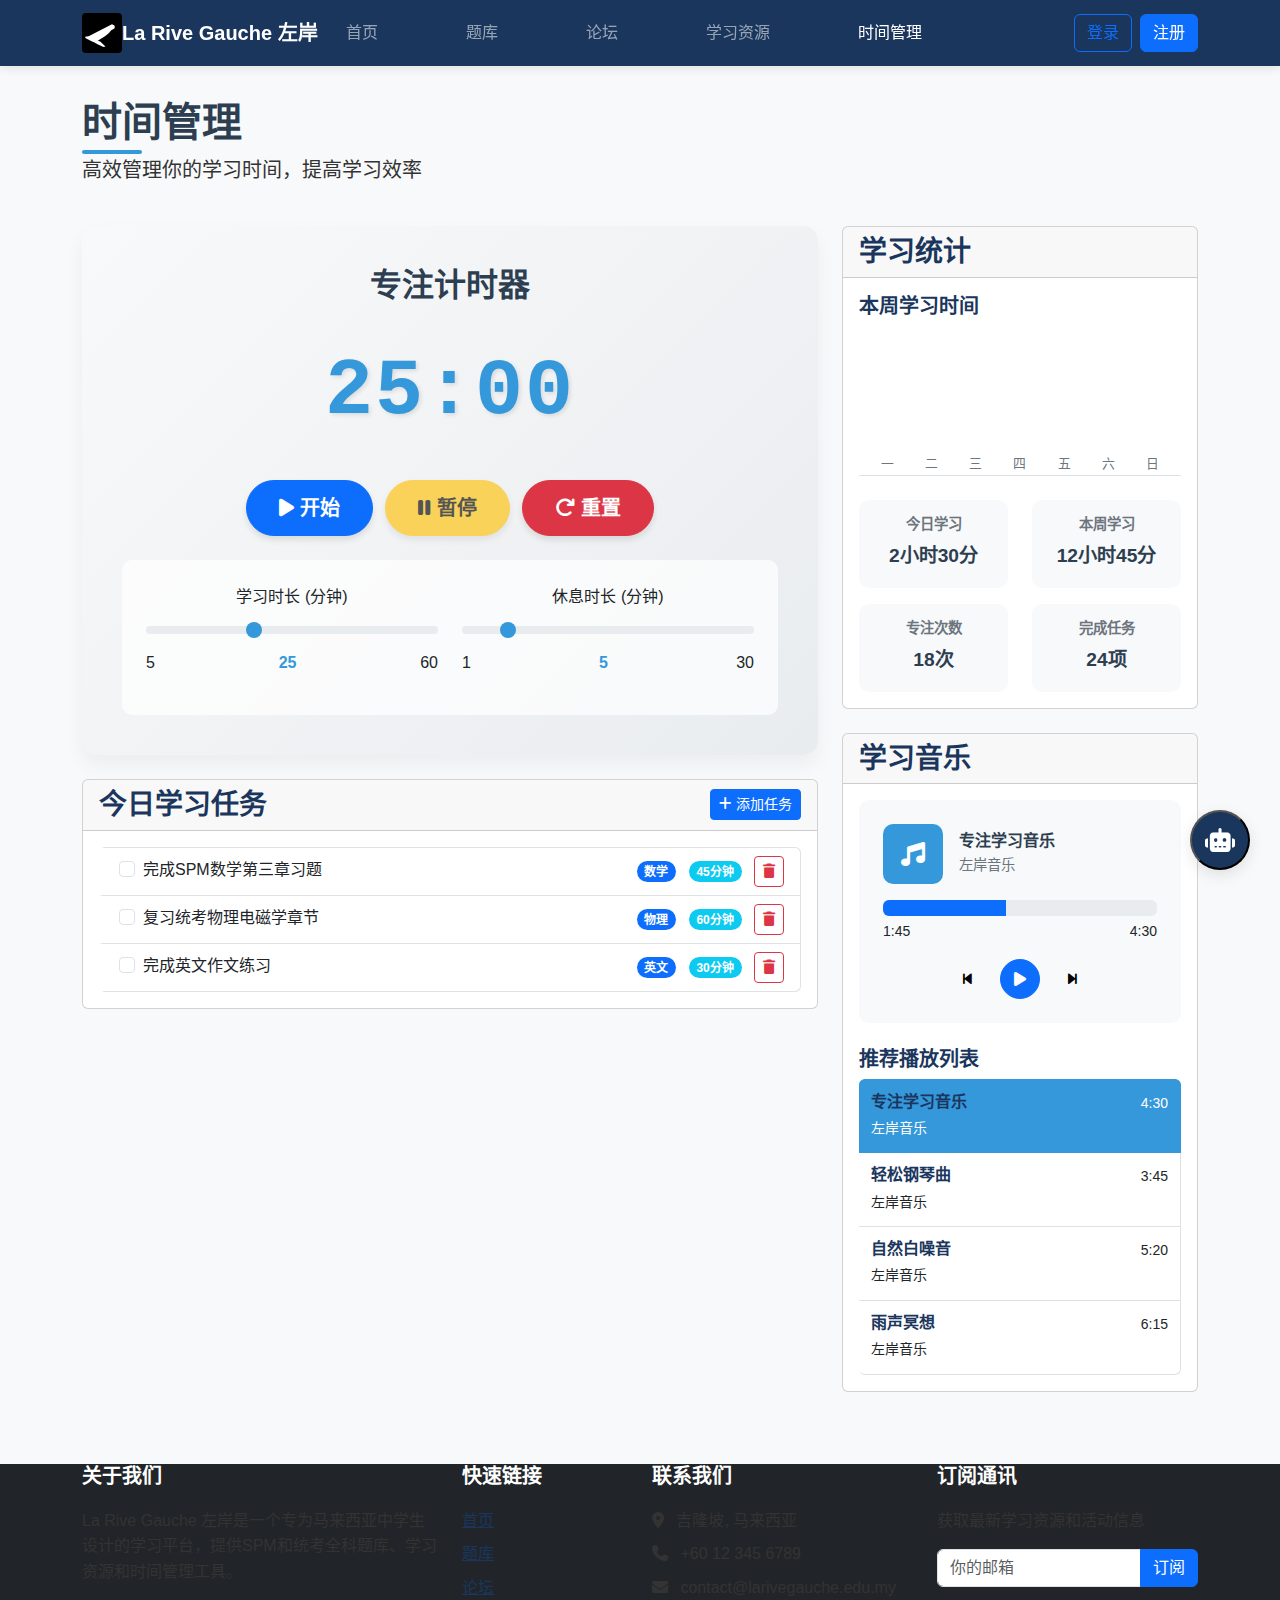
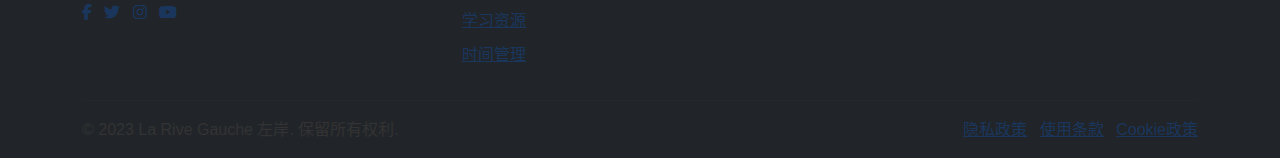
<file: timer.html>
<!DOCTYPE html>
<html lang="zh-CN">
<head>
    <meta charset="UTF-8">
    <meta name="viewport" content="width=device-width, initial-scale=1.0">
    <title>时间管理 - La Rive Gauche 左岸</title>
    <!-- Bootstrap 5 CSS -->
    <link href="https://cdn.jsdelivr.net/npm/bootstrap@5.3.0/dist/css/bootstrap.min.css" rel="stylesheet">
    <!-- Font Awesome -->
    <link rel="stylesheet" href="https://cdnjs.cloudflare.com/ajax/libs/font-awesome/6.4.0/css/all.min.css">
    <!-- 自定义样式 -->
    <link rel="stylesheet" href="css/style.css">
    <link rel="stylesheet" href="css/timer.css">
</head>
<body>
    <!-- 导航栏 -->
    <nav class="navbar navbar-expand-lg navbar-dark bg-primary sticky-top">
        <div class="container">
            <a class="navbar-brand" href="index.html">
                <img src="images/rowing-icon.svg" alt="La Rive Gauche Logo" width="40" height="40" class="d-inline-block align-text-center">
                La Rive Gauche 左岸
            </a>
            <button class="navbar-toggler" type="button" data-bs-toggle="collapse" data-bs-target="#navbarNav" aria-controls="navbarNav" aria-expanded="false" aria-label="Toggle navigation">
                <span class="navbar-toggler-icon"></span>
            </button>
            <div class="collapse navbar-collapse" id="navbarNav">
                <ul class="navbar-nav me-auto">
                    <li class="nav-item">
                        <a class="nav-link" href="index.html">首页</a>
                    </li>
                    <li class="nav-item">
                        <a class="nav-link" href="quiz.html">题库</a>
                    </li>
                    <li class="nav-item">
                        <a class="nav-link" href="forum.html">论坛</a>
                    </li>
                    <li class="nav-item">
                        <a class="nav-link" href="resources.html">学习资源</a>
                    </li>
                    <li class="nav-item">
                        <a class="nav-link active" href="timer.html">时间管理</a>
                    </li>
                </ul>
                <div class="d-flex">
                    <button class="btn btn-outline-primary me-2" data-bs-toggle="modal" data-bs-target="#loginModal">登录</button>
                    <button class="btn btn-primary" data-bs-toggle="modal" data-bs-target="#registerModal">注册</button>
                </div>
            </div>
        </div>
    </nav>

    <!-- 页面内容 -->
    <div class="container main-content">
        <div class="row">
            <div class="col-12">
                <h1 class="page-title">时间管理</h1>
                <p class="lead">高效管理你的学习时间，提高学习效率</p>
            </div>
        </div>

        <div class="row mt-4">
            <!-- 左侧：专注计时器 -->
            <div class="col-lg-8">
                <div class="card mb-4 timer-card">
                    <div class="card-body text-center">
                        <h2 class="timer-title">专注计时器</h2>
                        <div class="timer-display">
                            <span id="minutes">25</span>:<span id="seconds">00</span>
                        </div>
                        <div class="timer-controls mt-4">
                            <button id="startTimer" class="btn btn-primary btn-lg me-2">
                                <i class="fas fa-play"></i> 开始
                            </button>
                            <button id="pauseTimer" class="btn btn-warning btn-lg me-2" disabled>
                                <i class="fas fa-pause"></i> 暂停
                            </button>
                            <button id="resetTimer" class="btn btn-danger btn-lg">
                                <i class="fas fa-redo"></i> 重置
                            </button>
                        </div>
                        <div class="timer-settings mt-4">
                            <div class="row">
                                <div class="col-md-6 mb-3">
                                    <label for="studyTime" class="form-label">学习时长 (分钟)</label>
                                    <input type="range" class="form-range" id="studyTime" min="5" max="60" step="5" value="25">
                                    <div class="d-flex justify-content-between">
                                        <span>5</span>
                                        <span id="studyTimeValue">25</span>
                                        <span>60</span>
                                    </div>
                                </div>
                                <div class="col-md-6 mb-3">
                                    <label for="breakTime" class="form-label">休息时长 (分钟)</label>
                                    <input type="range" class="form-range" id="breakTime" min="1" max="30" step="1" value="5">
                                    <div class="d-flex justify-content-between">
                                        <span>1</span>
                                        <span id="breakTimeValue">5</span>
                                        <span>30</span>
                                    </div>
                                </div>
                            </div>
                        </div>
                    </div>
                </div>

                <!-- 学习任务 -->
                <div class="card mb-4">
                    <div class="card-header d-flex justify-content-between align-items-center">
                        <h3 class="mb-0">今日学习任务</h3>
                        <button class="btn btn-sm btn-primary" data-bs-toggle="modal" data-bs-target="#addTaskModal">
                            <i class="fas fa-plus"></i> 添加任务
                        </button>
                    </div>
                    <div class="card-body">
                        <ul class="list-group" id="taskList">
                            <li class="list-group-item d-flex justify-content-between align-items-center">
                                <div class="form-check">
                                    <input class="form-check-input" type="checkbox" id="task1">
                                    <label class="form-check-label" for="task1">完成SPM数学第三章习题</label>
                                </div>
                                <div>
                                    <span class="badge bg-primary rounded-pill me-2">数学</span>
                                    <span class="badge bg-info rounded-pill">45分钟</span>
                                    <button class="btn btn-sm btn-outline-danger ms-2">
                                        <i class="fas fa-trash"></i>
                                    </button>
                                </div>
                            </li>
                            <li class="list-group-item d-flex justify-content-between align-items-center">
                                <div class="form-check">
                                    <input class="form-check-input" type="checkbox" id="task2">
                                    <label class="form-check-label" for="task2">复习统考物理电磁学章节</label>
                                </div>
                                <div>
                                    <span class="badge bg-primary rounded-pill me-2">物理</span>
                                    <span class="badge bg-info rounded-pill">60分钟</span>
                                    <button class="btn btn-sm btn-outline-danger ms-2">
                                        <i class="fas fa-trash"></i>
                                    </button>
                                </div>
                            </li>
                            <li class="list-group-item d-flex justify-content-between align-items-center">
                                <div class="form-check">
                                    <input class="form-check-input" type="checkbox" id="task3">
                                    <label class="form-check-label" for="task3">完成英文作文练习</label>
                                </div>
                                <div>
                                    <span class="badge bg-primary rounded-pill me-2">英文</span>
                                    <span class="badge bg-info rounded-pill">30分钟</span>
                                    <button class="btn btn-sm btn-outline-danger ms-2">
                                        <i class="fas fa-trash"></i>
                                    </button>
                                </div>
                            </li>
                        </ul>
                    </div>
                </div>
            </div>

            <!-- 右侧：学习统计和音乐播放器 -->
            <div class="col-lg-4">
                <!-- 学习统计 -->
                <div class="card mb-4">
                    <div class="card-header">
                        <h3 class="mb-0">学习统计</h3>
                    </div>
                    <div class="card-body">
                        <h5>本周学习时间</h5>
                        <div class="weekly-stats mb-4">
                            <div class="day-stat">
                                <div class="day-bar" style="height: 60%;"></div>
                                <div class="day-label">一</div>
                            </div>
                            <div class="day-stat">
                                <div class="day-bar" style="height: 80%;"></div>
                                <div class="day-label">二</div>
                            </div>
                            <div class="day-stat">
                                <div class="day-bar" style="height: 45%;"></div>
                                <div class="day-label">三</div>
                            </div>
                            <div class="day-stat">
                                <div class="day-bar" style="height: 70%;"></div>
                                <div class="day-label">四</div>
                            </div>
                            <div class="day-stat">
                                <div class="day-bar" style="height: 90%;"></div>
                                <div class="day-label">五</div>
                            </div>
                            <div class="day-stat">
                                <div class="day-bar" style="height: 30%;"></div>
                                <div class="day-label">六</div>
                            </div>
                            <div class="day-stat">
                                <div class="day-bar" style="height: 20%;"></div>
                                <div class="day-label">日</div>
                            </div>
                        </div>
                        
                        <div class="row mb-3">
                            <div class="col-6">
                                <div class="stat-card">
                                    <h6>今日学习</h6>
                                    <p class="stat-value">2小时30分</p>
                                </div>
                            </div>
                            <div class="col-6">
                                <div class="stat-card">
                                    <h6>本周学习</h6>
                                    <p class="stat-value">12小时45分</p>
                                </div>
                            </div>
                        </div>
                        
                        <div class="row">
                            <div class="col-6">
                                <div class="stat-card">
                                    <h6>专注次数</h6>
                                    <p class="stat-value">18次</p>
                                </div>
                            </div>
                            <div class="col-6">
                                <div class="stat-card">
                                    <h6>完成任务</h6>
                                    <p class="stat-value">24项</p>
                                </div>
                            </div>
                        </div>
                    </div>
                </div>

                <!-- 学习音乐 -->
                <div class="card mb-4">
                    <div class="card-header">
                        <h3 class="mb-0">学习音乐</h3>
                    </div>
                    <div class="card-body">
                        <div class="music-player">
                            <div class="current-track">
                                <div class="album-cover">
                                    <i class="fas fa-music"></i>
                                </div>
                                <div class="track-info">
                                    <h5 id="trackTitle">专注学习音乐</h5>
                                    <p id="trackArtist">左岸音乐</p>
                                </div>
                            </div>
                            
                            <div class="progress mt-3">
                                <div class="progress-bar" role="progressbar" style="width: 45%" aria-valuenow="45" aria-valuemin="0" aria-valuemax="100"></div>
                            </div>
                            
                            <div class="d-flex justify-content-between mt-1">
                                <small>1:45</small>
                                <small>4:30</small>
                            </div>
                            
                            <div class="player-controls mt-3 text-center">
                                <button class="btn btn-sm btn-light me-2">
                                    <i class="fas fa-step-backward"></i>
                                </button>
                                <button class="btn btn-primary me-2">
                                    <i class="fas fa-play"></i>
                                </button>
                                <button class="btn btn-sm btn-light">
                                    <i class="fas fa-step-forward"></i>
                                </button>
                            </div>
                        </div>
                        
                        <h5 class="mt-4">推荐播放列表</h5>
                        <div class="list-group playlist">
                            <a href="#" class="list-group-item list-group-item-action active">
                                <div class="d-flex w-100 justify-content-between">
                                    <h6 class="mb-1">专注学习音乐</h6>
                                    <small>4:30</small>
                                </div>
                                <small>左岸音乐</small>
                            </a>
                            <a href="#" class="list-group-item list-group-item-action">
                                <div class="d-flex w-100 justify-content-between">
                                    <h6 class="mb-1">轻松钢琴曲</h6>
                                    <small>3:45</small>
                                </div>
                                <small>左岸音乐</small>
                            </a>
                            <a href="#" class="list-group-item list-group-item-action">
                                <div class="d-flex w-100 justify-content-between">
                                    <h6 class="mb-1">自然白噪音</h6>
                                    <small>5:20</small>
                                </div>
                                <small>左岸音乐</small>
                            </a>
                            <a href="#" class="list-group-item list-group-item-action">
                                <div class="d-flex w-100 justify-content-between">
                                    <h6 class="mb-1">雨声冥想</h6>
                                    <small>6:15</small>
                                </div>
                                <small>左岸音乐</small>
                            </a>
                        </div>
                    </div>
                </div>
            </div>
        </div>
    </div>

    <!-- 添加任务模态框 -->
    <div class="modal fade" id="addTaskModal" tabindex="-1" aria-labelledby="addTaskModalLabel" aria-hidden="true">
        <div class="modal-dialog">
            <div class="modal-content">
                <div class="modal-header">
                    <h5 class="modal-title" id="addTaskModalLabel">添加学习任务</h5>
                    <button type="button" class="btn-close" data-bs-dismiss="modal" aria-label="Close"></button>
                </div>
                <div class="modal-body">
                    <form id="addTaskForm">
                        <div class="mb-3">
                            <label for="taskName" class="form-label">任务名称</label>
                            <input type="text" class="form-control" id="taskName" required>
                        </div>
                        <div class="mb-3">
                            <label for="taskSubject" class="form-label">科目</label>
                            <select class="form-select" id="taskSubject" required>
                                <option value="" selected disabled>选择科目</option>
                                <option value="数学">数学</option>
                                <option value="物理">物理</option>
                                <option value="化学">化学</option>
                                <option value="生物">生物</option>
                                <option value="华文">华文</option>
                                <option value="英文">英文</option>
                                <option value="马来文">马来文</option>
                                <option value="历史">历史</option>
                                <option value="地理">地理</option>
                                <option value="其他">其他</option>
                            </select>
                        </div>
                        <div class="mb-3">
                            <label for="taskDuration" class="form-label">预计时长 (分钟)</label>
                            <input type="number" class="form-control" id="taskDuration" min="5" max="180" value="30" required>
                        </div>
                        <div class="mb-3">
                            <label for="taskPriority" class="form-label">优先级</label>
                            <select class="form-select" id="taskPriority">
                                <option value="高">高</option>
                                <option value="中" selected>中</option>
                                <option value="低">低</option>
                            </select>
                        </div>
                    </form>
                </div>
                <div class="modal-footer">
                    <button type="button" class="btn btn-secondary" data-bs-dismiss="modal">取消</button>
                    <button type="button" class="btn btn-primary" id="saveTask">保存</button>
                </div>
            </div>
        </div>
    </div>

    <!-- AI助手悬浮按钮 -->
    <button id="aiAssistantButton" class="ai-assistant-button">
        <i class="fas fa-robot"></i>
    </button>

    <!-- AI助手对话框 -->
    <div id="aiAssistantDialog" class="ai-assistant-dialog">
        <div class="ai-assistant-header">
            <h5><i class="fas fa-robot me-2"></i> 学习小精灵</h5>
            <button id="closeAiAssistant" class="btn-close btn-close-white"></button>
        </div>
        <div id="aiAssistantBody" class="ai-assistant-body">
            <div class="ai-message">
                <div class="ai-avatar"></div>
                <div class="message-content">你好！我是你的学习小精灵，有什么可以帮助你的吗？我可以帮你设置学习计划、推荐适合的学习音乐，或者回答你的学习问题。</div>
            </div>
        </div>
        <div class="ai-assistant-footer">
            <input type="text" id="aiAssistantInput" placeholder="输入你的问题..." class="form-control">
            <button id="sendToAiAssistant" class="btn btn-primary">
                <i class="fas fa-paper-plane"></i>
            </button>
        </div>
    </div>

    <!-- 登录模态框 -->
    <div class="modal fade" id="loginModal" tabindex="-1" aria-labelledby="loginModalLabel" aria-hidden="true">
        <div class="modal-dialog">
            <div class="modal-content">
                <div class="modal-header">
                    <h5 class="modal-title" id="loginModalLabel">登录</h5>
                    <button type="button" class="btn-close" data-bs-dismiss="modal" aria-label="Close"></button>
                </div>
                <div class="modal-body">
                    <form id="loginForm">
                        <div class="mb-3">
                            <label for="loginEmail" class="form-label">邮箱</label>
                            <input type="email" class="form-control" id="loginEmail" required>
                        </div>
                        <div class="mb-3">
                            <label for="loginPassword" class="form-label">密码</label>
                            <input type="password" class="form-control" id="loginPassword" required>
                        </div>
                        <div class="mb-3 form-check">
                            <input type="checkbox" class="form-check-input" id="rememberMe">
                            <label class="form-check-label" for="rememberMe">记住我</label>
                        </div>
                        <div class="d-flex justify-content-between align-items-center">
                            <button type="submit" class="btn btn-primary">登录</button>
                            <a href="#" class="text-decoration-none">忘记密码？</a>
                        </div>
                    </form>
                </div>
            </div>
        </div>
    </div>

    <!-- 注册模态框 -->
    <div class="modal fade" id="registerModal" tabindex="-1" aria-labelledby="registerModalLabel" aria-hidden="true">
        <div class="modal-dialog">
            <div class="modal-content">
                <div class="modal-header">
                    <h5 class="modal-title" id="registerModalLabel">注册</h5>
                    <button type="button" class="btn-close" data-bs-dismiss="modal" aria-label="Close"></button>
                </div>
                <div class="modal-body">
                    <form id="registerForm">
                        <div class="mb-3">
                            <label for="registerUsername" class="form-label">用户名</label>
                            <input type="text" class="form-control" id="registerUsername" required>
                        </div>
                        <div class="mb-3">
                            <label for="registerEmail" class="form-label">邮箱</label>
                            <input type="email" class="form-control" id="registerEmail" required>
                        </div>
                        <div class="mb-3">
                            <label for="registerPassword" class="form-label">密码</label>
                            <input type="password" class="form-control" id="registerPassword" required>
                        </div>
                        <div class="mb-3">
                            <label for="confirmPassword" class="form-label">确认密码</label>
                            <input type="password" class="form-control" id="confirmPassword" required>
                        </div>
                        <div class="mb-3 form-check">
                            <input type="checkbox" class="form-check-input" id="agreeTerms" required>
                            <label class="form-check-label" for="agreeTerms">我同意所有条款和隐私政策</label>
                        </div>
                        <button type="submit" class="btn btn-primary w-100">注册</button>
                    </form>
                </div>
            </div>
        </div>
    </div>

    <!-- 页脚 -->
    <footer class="footer mt-5">
        <div class="container">
            <div class="row">
                <div class="col-md-4 mb-4 mb-md-0">
                    <h5>关于我们</h5>
                    <p>La Rive Gauche 左岸是一个专为马来西亚中学生设计的学习平台，提供SPM和统考全科题库、学习资源和时间管理工具。</p>
                    <div class="social-icons">
                        <a href="#" class="me-2"><i class="fab fa-facebook-f"></i></a>
                        <a href="#" class="me-2"><i class="fab fa-twitter"></i></a>
                        <a href="#" class="me-2"><i class="fab fa-instagram"></i></a>
                        <a href="#"><i class="fab fa-youtube"></i></a>
                    </div>
                </div>
                <div class="col-md-2 mb-4 mb-md-0">
                    <h5>快速链接</h5>
                    <ul class="list-unstyled">
                        <li><a href="index.html">首页</a></li>
                        <li><a href="quiz.html">题库</a></li>
                        <li><a href="forum.html">论坛</a></li>
                        <li><a href="resources.html">学习资源</a></li>
                        <li><a href="timer.html">时间管理</a></li>
                    </ul>
                </div>
                <div class="col-md-3 mb-4 mb-md-0">
                    <h5>联系我们</h5>
                    <ul class="list-unstyled">
                        <li><i class="fas fa-map-marker-alt me-2"></i> 吉隆坡, 马来西亚</li>
                        <li><i class="fas fa-phone me-2"></i> +60 12 345 6789</li>
                        <li><i class="fas fa-envelope me-2"></i> contact@larivegauche.edu.my</li>
                    </ul>
                </div>
                <div class="col-md-3">
                    <h5>订阅通讯</h5>
                    <p>获取最新学习资源和活动信息</p>
                    <form>
                        <div class="input-group mb-3">
                            <input type="email" class="form-control" placeholder="你的邮箱" required>
                            <button class="btn btn-primary" type="submit">订阅</button>
                        </div>
                    </form>
                </div>
            </div>
            <hr>
            <div class="row">
                <div class="col-md-6 text-center text-md-start">
                    <p>&copy; 2023 La Rive Gauche 左岸. 保留所有权利.</p>
                </div>
                <div class="col-md-6 text-center text-md-end">
                    <ul class="list-inline mb-0">
                        <li class="list-inline-item"><a href="#">隐私政策</a></li>
                        <li class="list-inline-item"><a href="#">使用条款</a></li>
                        <li class="list-inline-item"><a href="#">Cookie政策</a></li>
                    </ul>
                </div>
            </div>
        </div>
    </footer>

    <!-- Bootstrap 5 JS Bundle with Popper -->
    <script src="https://cdn.jsdelivr.net/npm/bootstrap@5.3.0/dist/js/bootstrap.bundle.min.js"></script>
    <!-- 自定义脚本 -->
    <script src="js/script.js"></script>
    <script src="js/timer.js"></script>
</body>
</html>
</file>
<file: css/style.css>
/* 全局样式 */
:root {
    --primary-color: #1A365D;
    --primary-light: #2A4A7F;
    --secondary-color: #7FB3D5;
    --accent-color: #F39C12;
    --background-color: #F8F9FA;
    --text-color: #333333;
    --light-text: #FFFFFF;
    --dark-text: #212529;
    --border-color: #DEE2E6;
    --success-color: #28A745;
    --info-color: #17A2B8;
    --warning-color: #FFC107;
    --danger-color: #DC3545;
    --container-padding: 2rem;
    --section-spacing: 5rem;
    --card-spacing: 1.5rem;
}

body {
    font-family: 'Source Han Sans', 'Noto Sans SC', -apple-system, BlinkMacSystemFont, 'Segoe UI', Roboto, 'Helvetica Neue', Arial, sans-serif;
    color: var(--text-color);
    background-color: var(--background-color);
    line-height: 1.6;
    max-width: 100%;
    overflow-x: hidden;
}

h1, h2, h3, h4, h5, h6 {
    font-family: 'Noto Sans SC', -apple-system, BlinkMacSystemFont, 'Segoe UI', Roboto, 'Helvetica Neue', Arial, sans-serif;
    font-weight: 600;
    color: var(--primary-color);
}

a {
    color: var(--primary-color);
    transition: color 0.3s ease;
}

a:hover {
    color: var(--primary-light);
}

/* 导航栏样式 */
.navbar {
    box-shadow: 0 2px 10px rgba(0, 0, 0, 0.1);
}

.navbar-brand {
    font-weight: 600;
    display: flex;
    align-items: center;
    pointer-events: none;
}

.navbar-brand img {
    pointer-events: auto;
    cursor: pointer;
}

.navbar-dark {
    background-color: var(--primary-color) !important;
}

.nav-link {
    font-weight: 500;
    padding: 0.5rem 1rem;
    margin: 0 0.25rem;
}

.navbar-nav {
    display: flex;
    justify-content: space-between;
    width: 100%;
    max-width: 600px;
}

/* 轮播图样式 */
.carousel-item {
    height: 550px;
    position: relative;
}

.carousel-overlay {
    position: absolute;
    top: 0;
    left: 0;
    width: 100%;
    height: 100%;
    background-color: rgba(0, 0, 0, 0.4);
    z-index: 1;
}

.carousel-placeholder {
    height: 100%;
    width: 100%;
}

.bg-primary-gradient {
    background: linear-gradient(135deg, var(--primary-color), var(--secondary-color));
}

.bg-secondary-gradient {
    background: linear-gradient(135deg, var(--secondary-color), var(--accent-color));
}

.bg-tertiary-gradient {
    background: linear-gradient(135deg, var(--accent-color), var(--primary-color));
}

.carousel-caption {
    z-index: 2;
    bottom: 25%;
}

.carousel-caption h2 {
    font-size: 2.5rem;
    font-weight: 700;
    color: var(--light-text);
    margin-bottom: 1rem;
}

.carousel-caption p {
    font-size: 1.25rem;
    margin-bottom: 1.5rem;
}

/* 功能区块样式 */
.features {
    padding: var(--section-spacing) 0;
}

.features h2 {
    position: relative;
    padding-bottom: 15px;
    margin-bottom: 40px;
}

.features h2:after {
    content: '';
    position: absolute;
    bottom: 0;
    left: 50%;
    transform: translateX(-50%);
    width: 80px;
    height: 3px;
    background-color: var(--accent-color);
}

.feature-card {
    border: none;
    border-radius: 10px;
    box-shadow: 0 5px 15px rgba(0, 0, 0, 0.05);
    transition: transform 0.3s ease, box-shadow 0.3s ease;
    margin: 0 var(--card-spacing);
    padding: 1.5rem;
}

.feature-card:hover {
    transform: translateY(-5px);
    box-shadow: 0 10px 20px rgba(0, 0, 0, 0.1);
}

.feature-icon {
    font-size: 2.5rem;
    color: var(--primary-color);
}

/* 时间管理部分样式 */
.time-management {
    background-color: var(--background-color);
    padding: var(--section-spacing) 0;
}

.time-management h2 {
    color: var(--primary-color);
    margin-bottom: 1rem;
}

.feature-list {
    list-style: none;
    padding-left: 0;
    margin-top: 1.5rem;
}

.feature-list li {
    margin-bottom: 0.75rem;
    display: flex;
    align-items: center;
}

.feature-list li i {
    margin-right: 10px;
    font-size: 1.25rem;
}

.time-management-placeholder {
    height: 300px;
    background-color: #e9ecef;
}

.bg-secondary-light {
    background-color: var(--secondary-color);
    opacity: 0.7;
}

/* 最新动态样式 */
.latest-news {
    padding: var(--section-spacing) 0;
}

.news-card {
    border: none;
    border-radius: 10px;
    box-shadow: 0 5px 15px rgba(0, 0, 0, 0.05);
    margin: 0 var(--card-spacing);
    padding: 1.25rem;
    transition: transform 0.3s ease;
    height: 100%;
}

.news-card:hover {
    transform: translateY(-5px);
}

.news-card .card-title {
    font-size: 1.25rem;
    margin-bottom: 0.75rem;
}

.news-card .card-text {
    color: #6c757d;
    margin-bottom: 1rem;
}

/* 用户反馈样式 */
.testimonials {
    background-color: var(--background-color);
}

.testimonial-item {
    padding: 2rem;
}

.testimonial-avatar {
    margin: 0 auto;
    width: 80px;
    height: 80px;
}

.avatar-placeholder {
    width: 100%;
    height: 100%;
    border-radius: 50%;
    background-color: var(--secondary-color);
}

.testimonial-text {
    font-size: 1.1rem;
    font-style: italic;
    margin-bottom: 1.5rem;
    position: relative;
}

.testimonial-text:before,
.testimonial-text:after {
    content: '"';
    font-size: 1.5rem;
    color: var(--secondary-color);
}

.testimonial-name {
    font-weight: 600;
    margin-bottom: 0.25rem;
}

.testimonial-info {
    color: #6c757d;
}

/* 订阅通知样式 */
.subscribe {
    background-color: var(--primary-color);
    color: var(--light-text);
}

.subscribe h2 {
    color: var(--light-text);
}

.subscribe-form .form-control {
    height: 50px;
    border-radius: 25px 0 0 25px;
}

.subscribe-form .btn {
    border-radius: 0 25px 25px 0;
    background-color: var(--accent-color);
    border-color: var(--accent-color);
}

/* AI助手样式 */
.ai-assistant-button {
    position: fixed;
    bottom: 30px;
    right: 30px;
    width: 60px;
    height: 60px;
    border-radius: 50%;
    background-color: var(--primary-color);
    color: var(--light-text);
    display: flex;
    justify-content: center;
    align-items: center;
    font-size: 1.5rem;
    box-shadow: 0 5px 15px rgba(0, 0, 0, 0.1);
    cursor: pointer;
    z-index: 1000;
    transition: transform 0.3s ease, background-color 0.3s ease;
}

.ai-assistant-button:hover {
    transform: scale(1.1);
    background-color: var(--primary-light);
}

.ai-assistant-dialog {
    position: fixed;
    bottom: 100px;
    right: 30px;
    width: 350px;
    height: 500px;
    background-color: var(--light-text);
    border-radius: 15px;
    box-shadow: 0 10px 25px rgba(0, 0, 0, 0.15);
    z-index: 1000;
    display: none;
    flex-direction: column;
    overflow: hidden;
}

.ai-assistant-header {
    padding: 15px;
    background-color: var(--primary-color);
    color: var(--light-text);
    display: flex;
    justify-content: space-between;
    align-items: center;
}

.ai-assistant-header h5 {
    margin: 0;
    color: var(--light-text);
}

.ai-assistant-body {
    flex: 1;
    padding: 15px;
    overflow-y: auto;
}

.ai-message {
    display: flex;
    margin-bottom: 15px;
}

.ai-avatar {
    width: 40px;
    height: 40px;
    border-radius: 50%;
    background-color: var(--secondary-color);
    margin-right: 10px;
    flex-shrink: 0;
}

.message-content {
    background-color: #f1f1f1;
    padding: 10px 15px;
    border-radius: 18px;
    max-width: 80%;
}

.user-message {
    flex-direction: row-reverse;
}

.user-message .ai-avatar {
    margin-right: 0;
    margin-left: 10px;
    background-color: var(--accent-color);
}

.user-message .message-content {
    background-color: var(--primary-color);
    color: var(--light-text);
}

.ai-assistant-footer {
    padding: 15px;
    border-top: 1px solid var(--border-color);
}

/* 页脚样式 */
.footer {
    background-color: var(--dark-text) !important;
}

.footer h5 {
    color: var(--light-text);
    margin-bottom: 1.25rem;
    font-weight: 600;
}

.footer ul li {
    margin-bottom: 0.5rem;
}

.social-links a {
    font-size: 1.25rem;
    margin-right: 15px;
    transition: opacity 0.3s ease;
}

.social-links a:hover {
    opacity: 0.8;
}

/* 响应式调整 */
@media (max-width: 991.98px) {
    .carousel-item {
        height: 400px;
    }
    
    .carousel-caption h2 {
        font-size: 2rem;
    }
    
    .carousel-caption p {
        font-size: 1rem;
    }
}

@media (max-width: 767.98px) {
    .carousel-item {
        height: 300px;
    }
    
    .carousel-caption {
        bottom: 15%;
    }
    
    .carousel-caption h2 {
        font-size: 1.75rem;
    }
    
    .time-management-placeholder {
        height: 200px;
        margin-top: 2rem;
    }
    
    .ai-assistant-dialog {
        width: 300px;
        height: 450px;
        bottom: 80px;
    }
}

@media (max-width: 575.98px) {
    .carousel-item {
        height: 250px;
    }
    
    .carousel-caption h2 {
        font-size: 1.5rem;
    }
    
    .ai-assistant-button {
        width: 50px;
        height: 50px;
        font-size: 1.25rem;
        bottom: 20px;
        right: 20px;
    }
    
    .ai-assistant-dialog {
        width: 280px;
        height: 400px;
        bottom: 80px;
        right: 10px;
    }
}
</file>
<file: css/exam-schedule.css>
/**
 * SPM考试时间表样式
 */

/* 考试时间表区域 */
#spm-exam-schedule {
    background-color: #f8f9fa;
}

/* 表格样式 */
#examScheduleTable {
    border-collapse: separate;
    border-spacing: 0;
}

#examScheduleTable th {
    background-color: #f1f8ff;
    border-bottom: 2px solid #dee2e6;
    position: sticky;
    top: 0;
    z-index: 10;
}

/* 理科和商科行样式 */
#examScheduleTable tr.table-info {
    background-color: rgba(0, 123, 255, 0.1);
}

#examScheduleTable tr.table-warning {
    background-color: rgba(255, 193, 7, 0.1);
}

/* 筛选按钮样式 */
#filterScience:hover, #filterCommerce:hover, #filterAll:hover {
    background-color: rgba(255, 255, 255, 0.2);
}

/* 考试类型标签样式 */
#examScheduleTable .badge {
    font-weight: normal;
    padding: 0.35em 0.65em;
}

/* 响应式调整 */
@media (max-width: 767.98px) {
    .table-responsive {
        max-height: 400px;
        overflow-y: auto;
    }
    
    #examScheduleTable th, #examScheduleTable td {
        white-space: nowrap;
    }
}
</file>
<file: css/quiz.css>
/* 题库系统专用样式 */

/* 页面标题区域 */
.quiz-header {
    background: linear-gradient(135deg, #4a6baf 0%, #6384c7 100%);
    color: white;
    padding: 2rem 0;
    margin-bottom: 2rem;
    box-shadow: 0 4px 6px rgba(0, 0, 0, 0.1);
}

.quiz-title {
    font-weight: 700;
    margin-bottom: 0.5rem;
}

/* 筛选卡片 */
.filter-card {
    position: sticky;
    top: 80px;
    border-radius: 10px;
    box-shadow: 0 2px 10px rgba(0, 0, 0, 0.1);
    margin-bottom: 1.5rem;
    overflow: hidden;
}

.filter-card .card-header {
    border-bottom: none;
    padding: 1rem;
}

.filter-card .card-body {
    padding: 1.25rem;
}

/* 题目卡片 */
.quiz-card {
    border-radius: 10px;
    box-shadow: 0 3px 10px rgba(0, 0, 0, 0.08);
    transition: transform 0.3s ease, box-shadow 0.3s ease;
    overflow: hidden;
}

.quiz-card:hover {
    transform: translateY(-5px);
    box-shadow: 0 5px 15px rgba(0, 0, 0, 0.1);
}

.quiz-card .card-body {
    padding: 1.25rem;
}

.quiz-card .card-title {
    font-weight: 600;
    margin-bottom: 0.75rem;
    line-height: 1.4;
}

.quiz-card .card-text {
    color: #6c757d;
    font-size: 0.9rem;
    margin-bottom: 1rem;
}

.quiz-stats {
    font-size: 0.85rem;
    color: #6c757d;
}

.quiz-stats i {
    margin-right: 0.25rem;
}

/* 难度标签 */
.difficulty-badge {
    padding: 0.25rem 0.5rem;
    border-radius: 4px;
    font-size: 0.75rem;
    font-weight: 600;
}

.difficulty-badge.easy {
    background-color: #d4edda;
    color: #155724;
}

.difficulty-badge.medium {
    background-color: #fff3cd;
    color: #856404;
}

.difficulty-badge.hard {
    background-color: #f8d7da;
    color: #721c24;
}

/* 列表视图样式 */
.quiz-list-item {
    border-radius: 8px;
    margin-bottom: 0.75rem;
    transition: background-color 0.2s ease;
}

.quiz-list-item:hover {
    background-color: #f8f9fa;
}

/* 题目模态框 */
.quiz-info {
    border-bottom: 1px solid #e9ecef;
    padding-bottom: 1rem;
}

.quiz-timer {
    font-weight: 600;
    color: #dc3545;
}

.quiz-question {
    padding: 1rem 0;
}

.quiz-options {
    margin-top: 1.5rem;
}

.quiz-options .form-check {
    padding: 0.75rem 1.25rem;
    margin-bottom: 0.75rem;
    border: 1px solid #dee2e6;
    border-radius: 8px;
    transition: all 0.2s ease;
}

.quiz-options .form-check:hover {
    background-color: #f8f9fa;
    cursor: pointer;
}

.quiz-options .form-check-input:checked + .form-check-label {
    font-weight: 600;
}

.quiz-options .form-check-input:checked ~ .form-check {
    border-color: #4a6baf;
    background-color: rgba(74, 107, 175, 0.05);
}

/* 响应式调整 */
@media (max-width: 991.98px) {
    .filter-card {
        position: static;
        margin-bottom: 2rem;
    }
}

@media (max-width: 767.98px) {
    .quiz-header {
        padding: 1.5rem 0;
    }
    
    .quiz-title {
        font-size: 1.75rem;
    }
}
</file>
<file: css/timer.css>
/**
 * La Rive Gauche 左岸学习平台 - 时间管理页面样式
 */

/* 页面标题 */
.page-title {
    margin-top: 2rem;
    margin-bottom: 0.5rem;
    color: #2c3e50;
    font-weight: 700;
    position: relative;
    display: inline-block;
}

.page-title:after {
    content: '';
    position: absolute;
    bottom: -8px;
    left: 0;
    width: 60px;
    height: 4px;
    background-color: #3498db;
    border-radius: 2px;
}

/* 计时器卡片 */
.timer-card {
    background: linear-gradient(135deg, #f8f9fa 0%, #e9ecef 100%);
    border: none;
    border-radius: 15px;
    box-shadow: 0 10px 20px rgba(0, 0, 0, 0.05);
    padding: 1.5rem;
    transition: all 0.3s ease;
}

.timer-card:hover {
    transform: translateY(-5px);
    box-shadow: 0 15px 30px rgba(0, 0, 0, 0.1);
}

.timer-title {
    color: #2c3e50;
    font-weight: 600;
    margin-bottom: 1.5rem;
}

/* 计时器显示 */
.timer-display {
    font-size: 5rem;
    font-weight: 700;
    color: #3498db;
    text-shadow: 2px 2px 4px rgba(0, 0, 0, 0.1);
    font-family: 'Roboto Mono', monospace;
    letter-spacing: 2px;
    margin: 1.5rem 0;
    transition: all 0.3s ease;
}

.timer-display.break-time {
    color: #27ae60;
}

.timer-display.warning {
    color: #e74c3c;
    animation: pulse 1s infinite;
}

@keyframes pulse {
    0% {
        transform: scale(1);
    }
    50% {
        transform: scale(1.05);
    }
    100% {
        transform: scale(1);
    }
}

/* 计时器控制按钮 */
.timer-controls .btn {
    border-radius: 50px;
    padding: 0.75rem 2rem;
    font-weight: 600;
    box-shadow: 0 4px 6px rgba(0, 0, 0, 0.1);
    transition: all 0.3s ease;
}

.timer-controls .btn:hover {
    transform: translateY(-2px);
    box-shadow: 0 6px 8px rgba(0, 0, 0, 0.15);
}

.timer-controls .btn:active {
    transform: translateY(1px);
    box-shadow: 0 2px 4px rgba(0, 0, 0, 0.1);
}

/* 计时器设置 */
.timer-settings {
    background-color: rgba(255, 255, 255, 0.7);
    border-radius: 10px;
    padding: 1.5rem;
    margin-top: 2rem;
}

.form-range::-webkit-slider-thumb {
    background: #3498db;
}

.form-range::-moz-range-thumb {
    background: #3498db;
}

.form-range::-ms-thumb {
    background: #3498db;
}

#studyTimeValue, #breakTimeValue {
    font-weight: 600;
    color: #3498db;
}

/* 任务列表 */
.list-group-item {
    border-left: 4px solid transparent;
    transition: all 0.3s ease;
}

.list-group-item:hover {
    background-color: #f8f9fa;
    border-left-color: #3498db;
}

.form-check-input:checked + .form-check-label {
    text-decoration: line-through;
    color: #6c757d;
}

/* 学习统计 */
.weekly-stats {
    display: flex;
    justify-content: space-between;
    align-items: flex-end;
    height: 150px;
    padding: 0 10px;
    margin-bottom: 1.5rem;
    border-bottom: 1px solid #dee2e6;
}

.day-stat {
    display: flex;
    flex-direction: column;
    align-items: center;
    width: 12%;
}

.day-bar {
    width: 100%;
    background-color: #3498db;
    border-radius: 4px 4px 0 0;
    transition: all 0.3s ease;
}

.day-bar:hover {
    background-color: #2980b9;
    transform: scaleY(1.05);
}

.day-label {
    margin-top: 5px;
    font-size: 0.8rem;
    color: #6c757d;
}

.stat-card {
    background-color: #f8f9fa;
    border-radius: 10px;
    padding: 1rem;
    text-align: center;
    height: 100%;
    transition: all 0.3s ease;
}

.stat-card:hover {
    background-color: #e9ecef;
    transform: translateY(-3px);
}

.stat-card h6 {
    color: #6c757d;
    font-size: 0.9rem;
    margin-bottom: 0.5rem;
}

.stat-value {
    color: #2c3e50;
    font-weight: 700;
    font-size: 1.2rem;
    margin-bottom: 0;
}

/* 音乐播放器 */
.music-player {
    background-color: #f8f9fa;
    border-radius: 10px;
    padding: 1.5rem;
    margin-bottom: 1.5rem;
}

.current-track {
    display: flex;
    align-items: center;
    margin-bottom: 1rem;
}

.album-cover {
    width: 60px;
    height: 60px;
    background-color: #3498db;
    border-radius: 10px;
    display: flex;
    align-items: center;
    justify-content: center;
    margin-right: 1rem;
    color: white;
    font-size: 1.5rem;
}

.track-info h5 {
    margin-bottom: 0.25rem;
    font-size: 1rem;
    color: #2c3e50;
}

.track-info p {
    margin-bottom: 0;
    font-size: 0.9rem;
    color: #6c757d;
}

.player-controls .btn {
    border-radius: 50%;
    width: 40px;
    height: 40px;
    padding: 0;
    display: inline-flex;
    align-items: center;
    justify-content: center;
}

.playlist .list-group-item {
    padding: 0.75rem;
    border-left: none;
}

.playlist .list-group-item.active {
    background-color: #3498db;
    border-color: #3498db;
}

.playlist .list-group-item:hover:not(.active) {
    background-color: #f8f9fa;
}

/* 添加任务模态框 */
.modal-content {
    border-radius: 15px;
    border: none;
    box-shadow: 0 10px 30px rgba(0, 0, 0, 0.1);
}

.modal-header {
    border-bottom: 2px solid #f8f9fa;
    padding: 1.5rem;
}

.modal-footer {
    border-top: 2px solid #f8f9fa;
    padding: 1.5rem;
}

/* 响应式调整 */
@media (max-width: 767.98px) {
    .timer-display {
        font-size: 4rem;
    }
    
    .weekly-stats {
        height: 120px;
    }
    
    .day-stat {
        width: 13%;
    }
    
    .day-label {
        font-size: 0.7rem;
    }
    
    .stat-card {
        margin-bottom: 1rem;
    }
}

@media (max-width: 575.98px) {
    .timer-display {
        font-size: 3.5rem;
    }
    
    .timer-controls .btn {
        padding: 0.5rem 1.5rem;
        font-size: 0.9rem;
    }
    
    .weekly-stats {
        height: 100px;
    }
}
</file>
